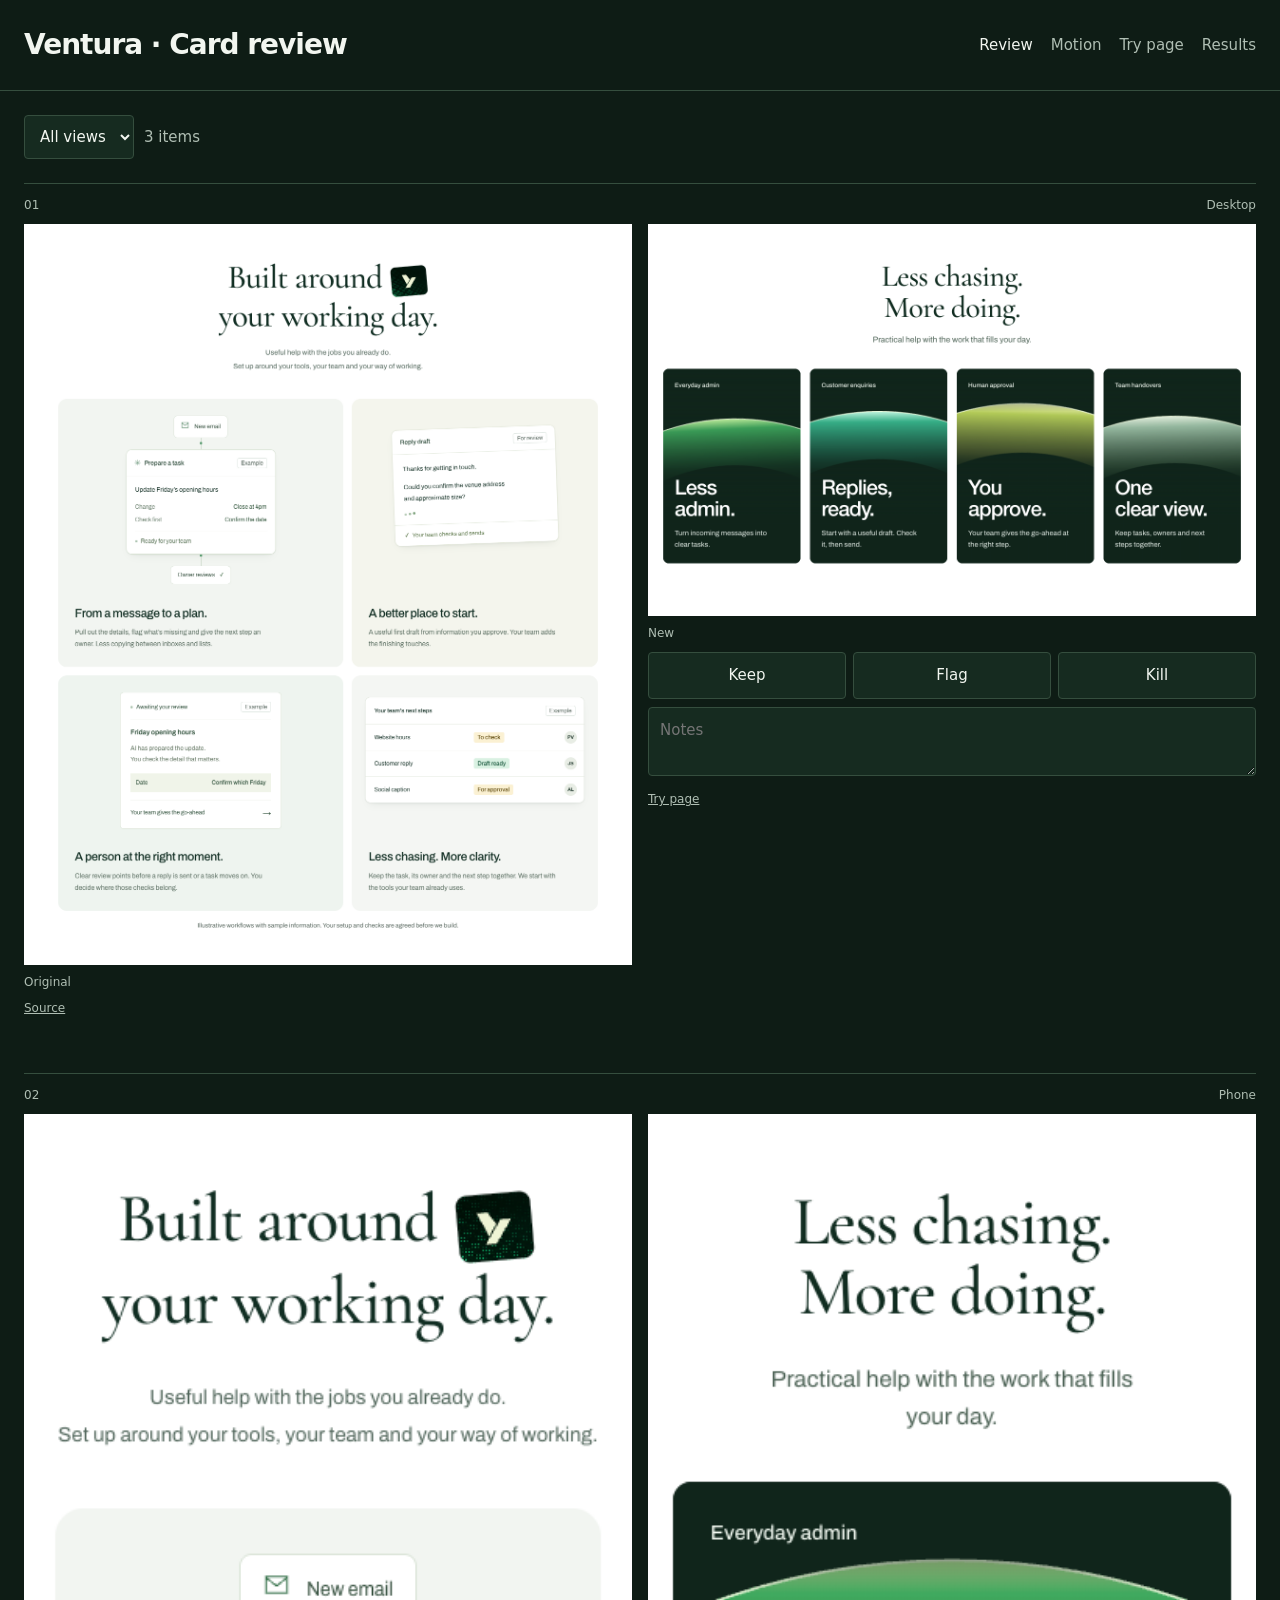
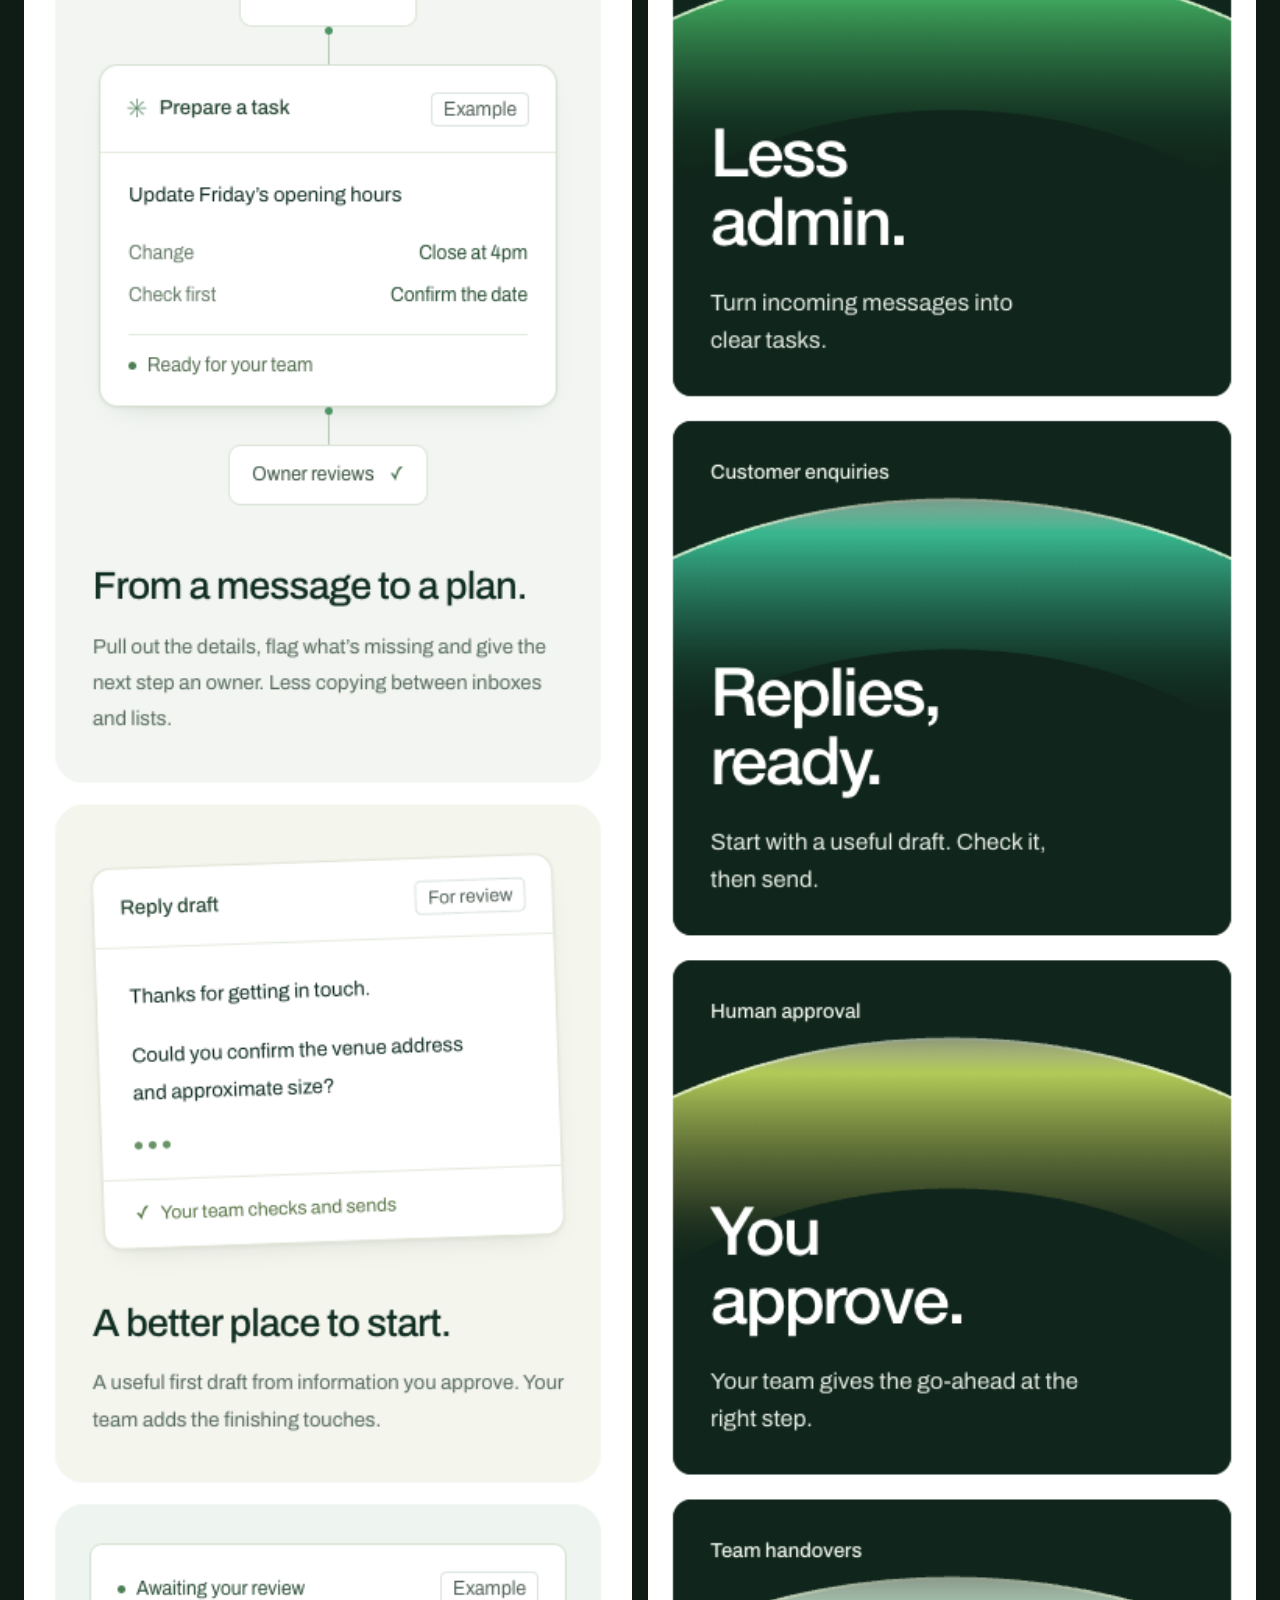
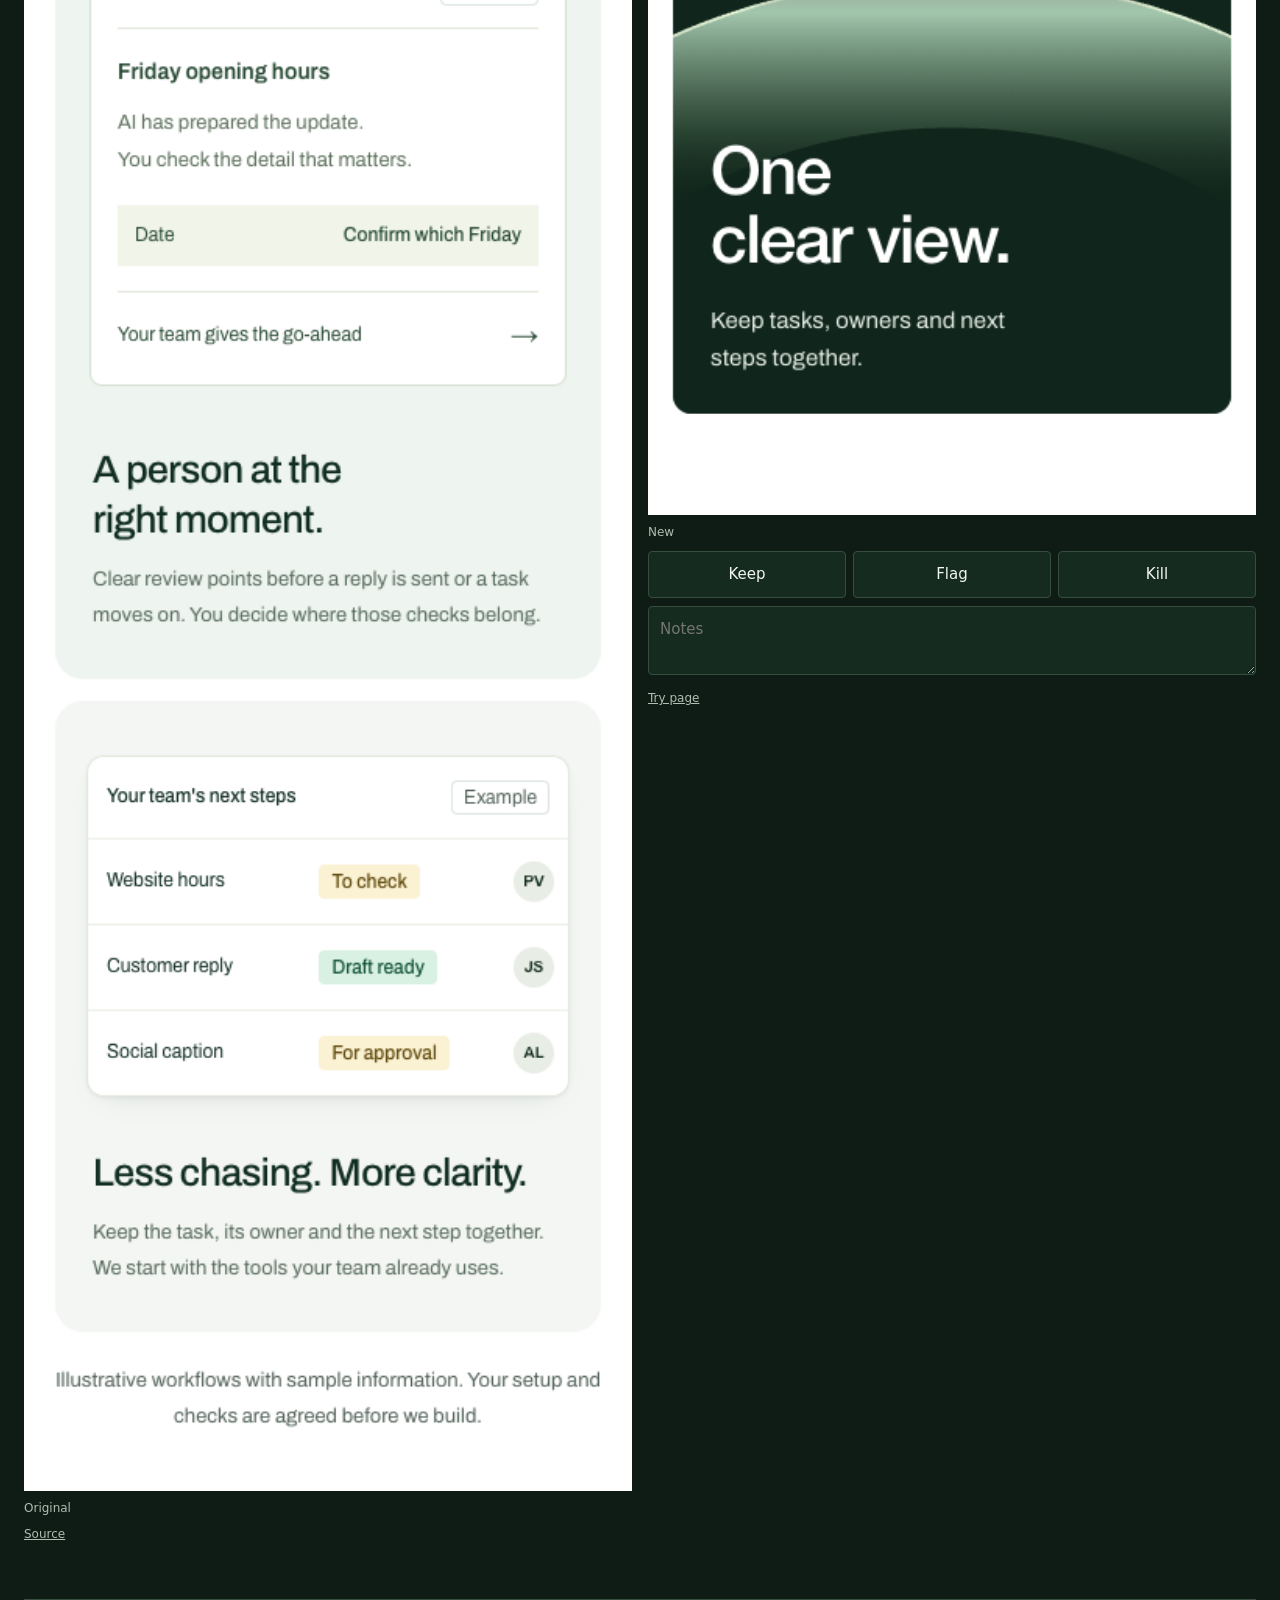
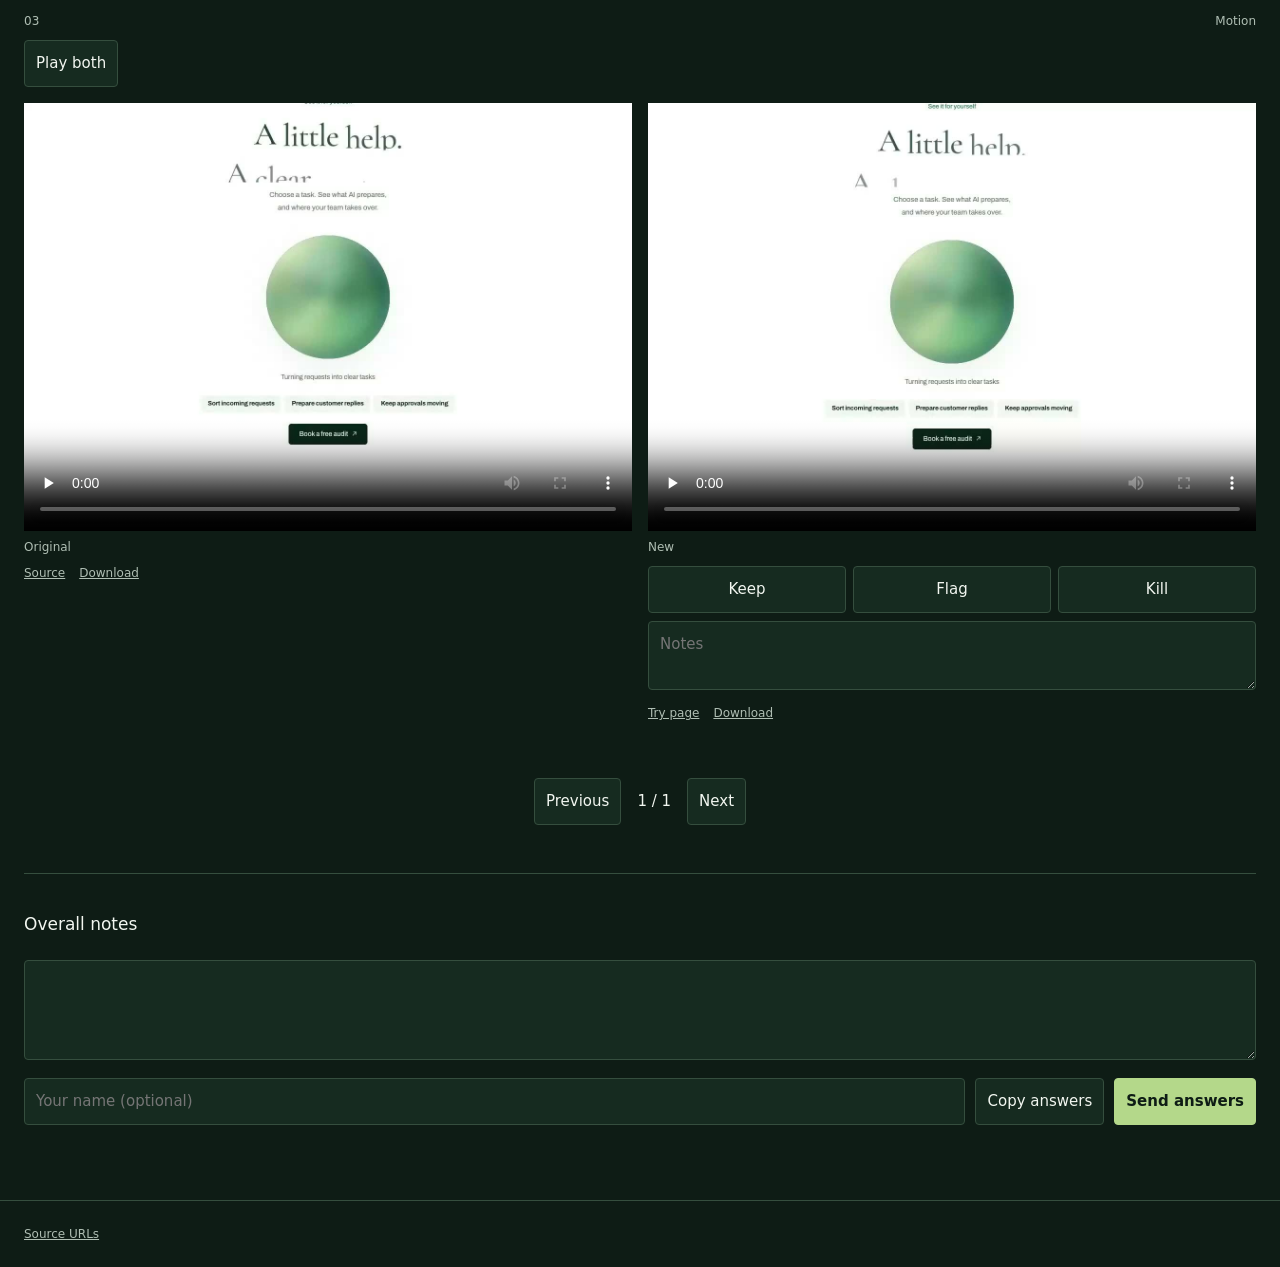
<file: index.html>
<!doctype html><html lang="en"><head><meta charset="utf-8"><meta name="viewport" content="width=device-width,initial-scale=1"><meta name="robots" content="noindex,nofollow"><title>PaulQC</title><link rel="icon" href="favicon.svg"><link rel="stylesheet" href="style.css?v=motion-2"></head><body><header><h1 id="title">PaulQC</h1><nav><a href="index.html" aria-current="page">Review</a><a href="index.html?view=motion">Motion</a><a href="preview/#everyday" target="_blank" rel="noopener">Try page</a><a href="results.html">Results</a></nav></header><main><div class="toolbar"><select id="brand" aria-label="View"><option value="">All views</option></select><span id="count" class="muted"></span></div><div class="grid" id="items"></div><div class="pager"><button id="prev">Previous</button><span id="page"></span><button id="next">Next</button></div><section class="submit"><h2>Overall notes</h2><textarea id="overall" aria-label="Overall notes"></textarea><div class="send-row"><input id="name" aria-label="Your name (optional)" placeholder="Your name (optional)"><button id="copy">Copy answers</button><button id="send">Send answers</button></div><p id="status" class="status" role="status"></p><textarea id="copy-fallback" hidden readonly aria-label="Copy these answers"></textarea></section></main><footer><a href="sources.csv" download>Source URLs</a></footer><script src="config.js"></script><script src="app.js?v=motion-2"></script></body></html>
</file>
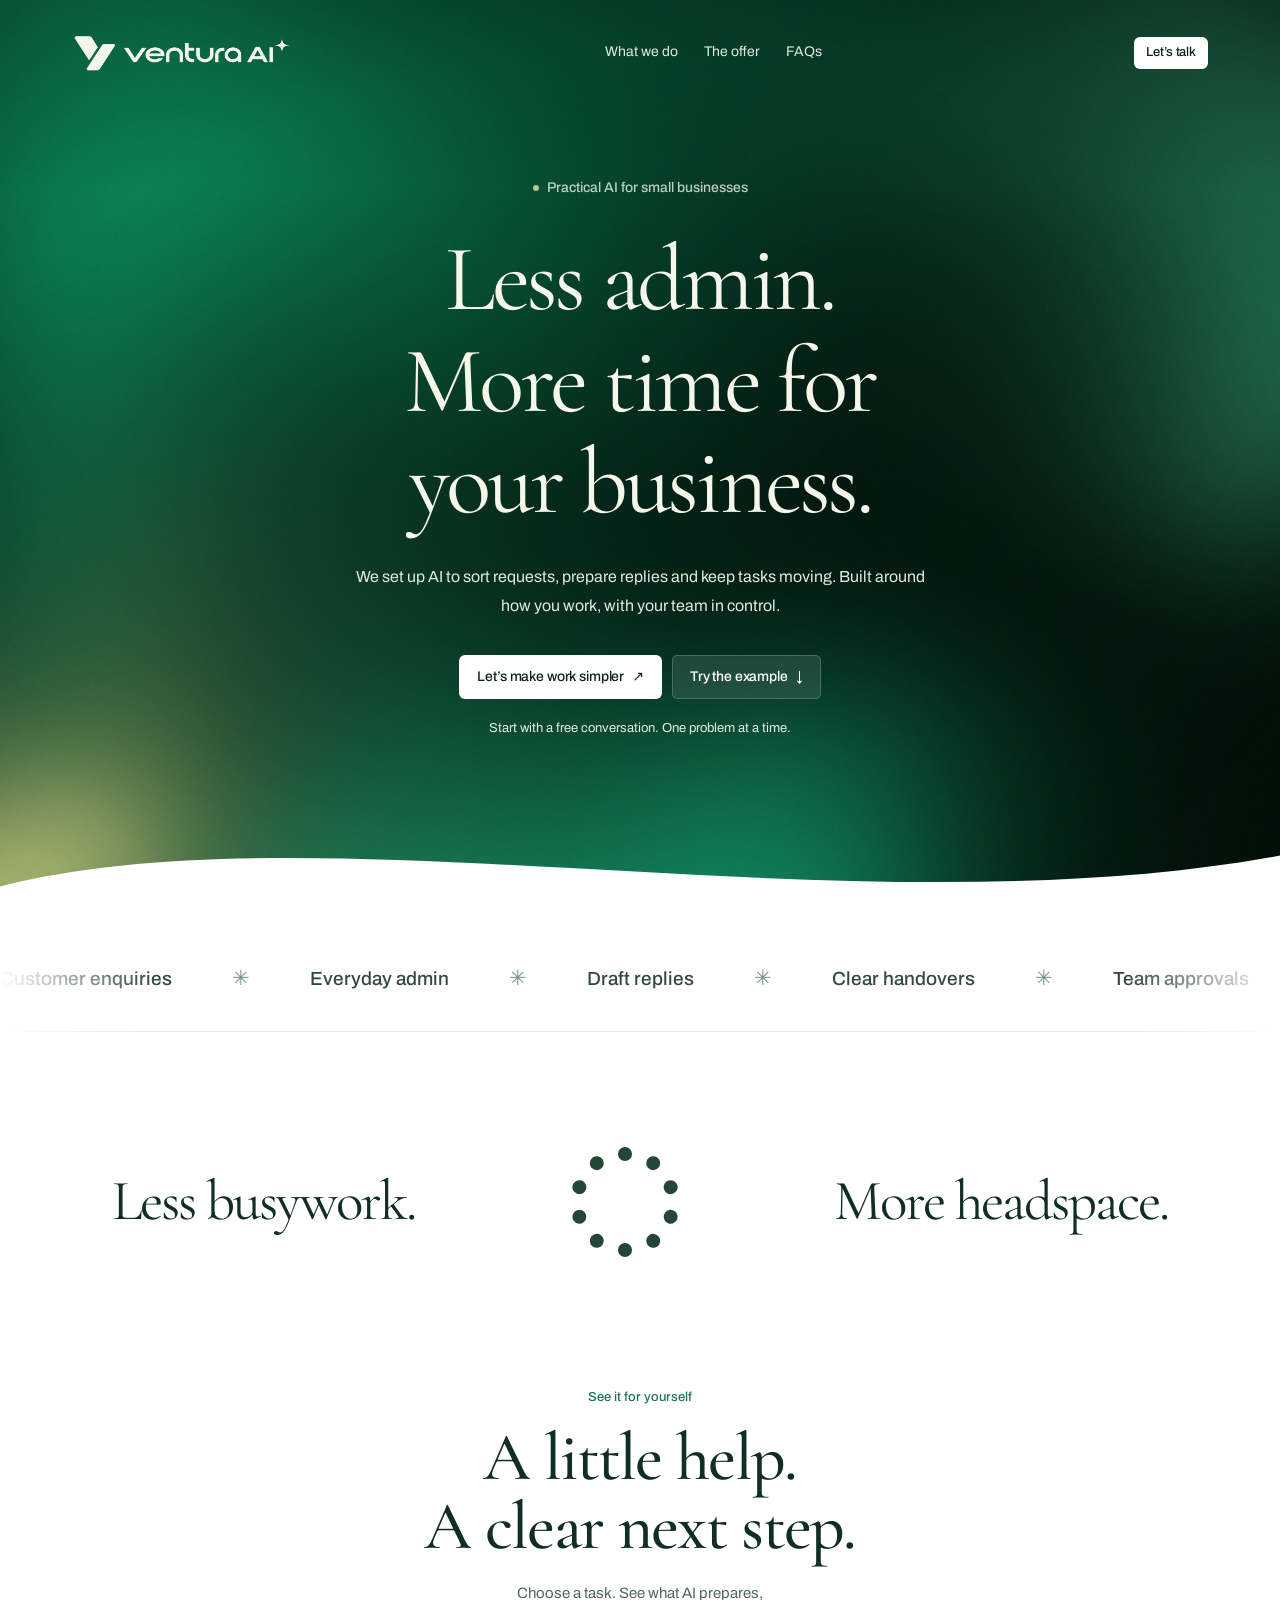
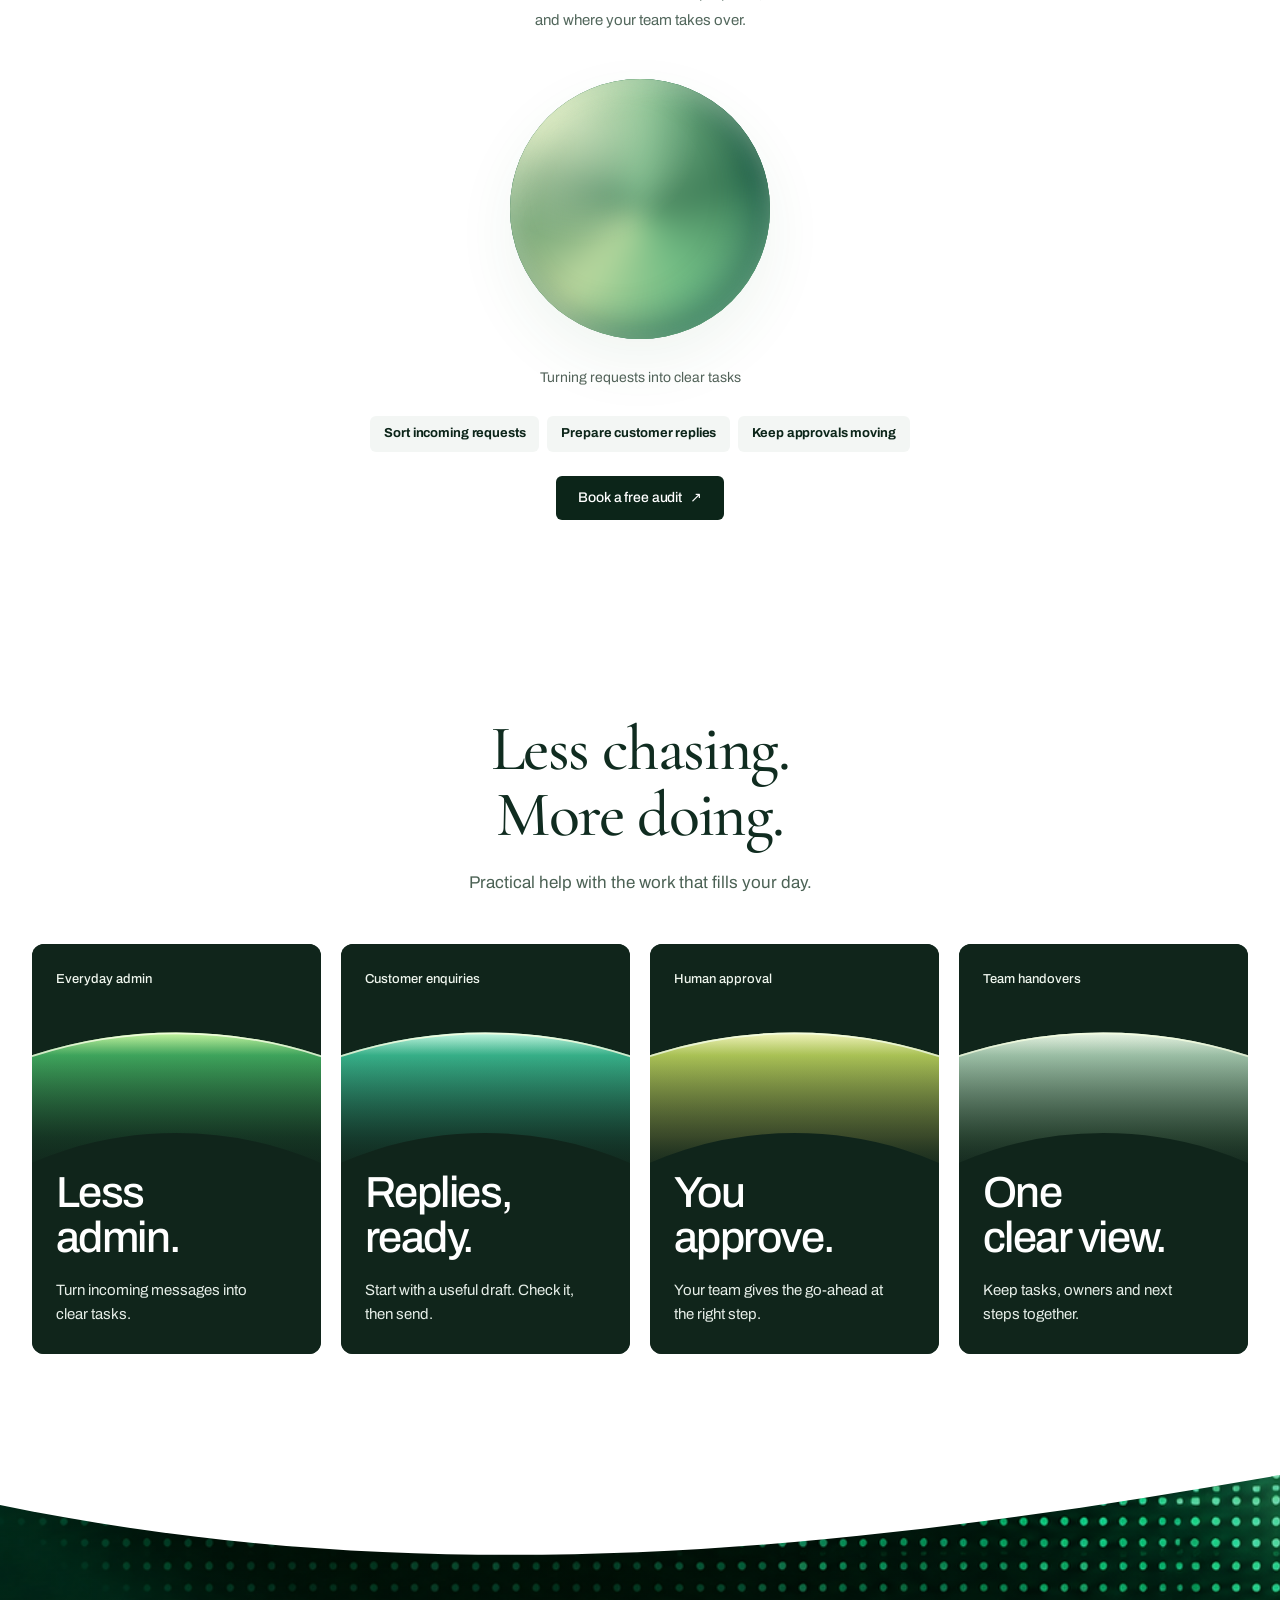
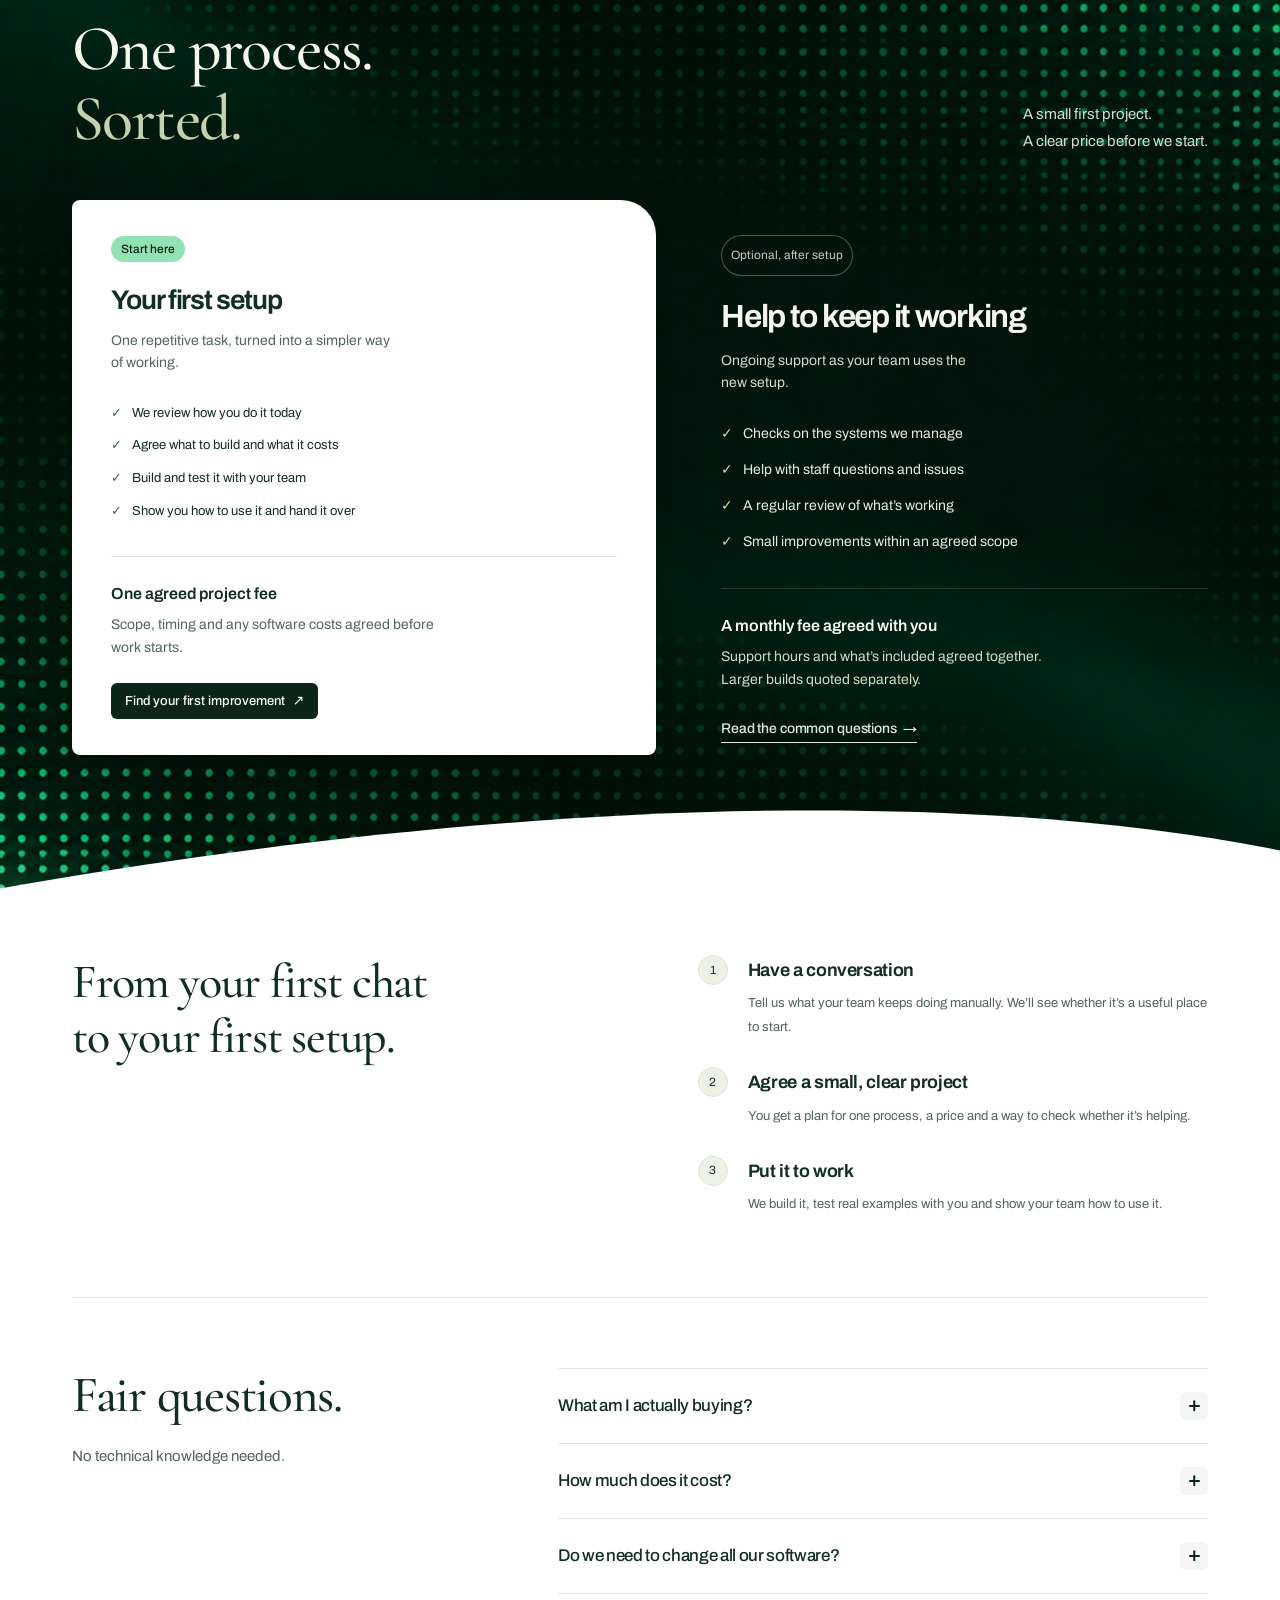
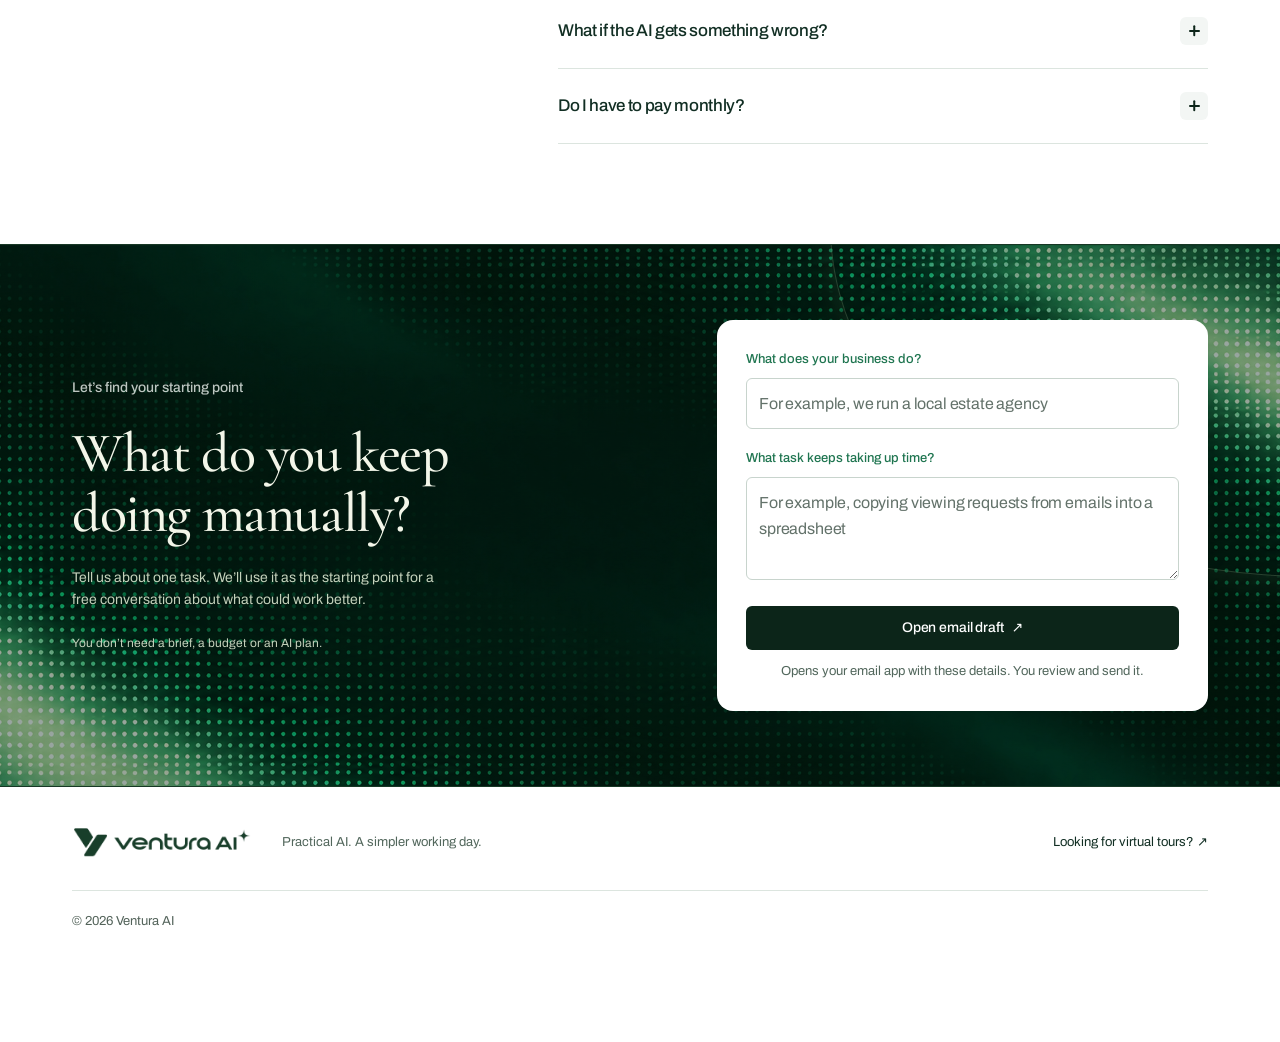
<file: preview/index.html>
<!doctype html>
<html lang="en-GB">
<head>
  <meta charset="utf-8"><meta name="viewport" content="width=device-width, initial-scale=1">
  <title>Ventura AI | Less admin. More time for your business.</title>
  <meta name="description" content="We set up practical AI systems to help small businesses handle repetitive admin. Start with one process, with clear pricing and support agreed before we build.">
  <meta name="theme-color" content="#0c261a">
  <link rel="icon" href="ventura-ai/assets/ventura-ai-icon.svg?v=2" type="image/svg+xml">
  <link rel="preconnect" href="https://fonts.googleapis.com"><link rel="preconnect" href="https://fonts.gstatic.com" crossorigin>
  <link href="https://fonts.googleapis.com/css2?family=Archivo:wght@400;450;500;600;650;700;750;800&family=Cormorant+Garamond:wght@400;500;600&display=swap" rel="stylesheet">
  <link rel="stylesheet" href="ventura-ai/css/style.css"><link rel="stylesheet" href="ventura-ai/css/refinements.css"><link rel="stylesheet" href="ventura-ai/css/studio.css"><link rel="stylesheet" href="ventura-ai/css/studio-motion.css"><link rel="stylesheet" href="ventura-ai/css/immersive.css"><script src="ventura-ai/js/main.js?v=20260926-disclosure" defer></script>
<link rel="stylesheet" href="ventura-ai/css/refined-controls.css"><link rel="stylesheet" href="ventura-ai/css/controls.css"><link rel="stylesheet" href="ventura-ai/css/hero-gradient.css?v=20260926-readable"><script src="ventura-ai/js/hero-gradient.js?v=20260926-readable" defer></script><link rel="stylesheet" href="ventura-ai/css/orb-pointer.css?v=20260926"><script src="ventura-ai/js/orb-pointer.js?v=20260926" defer></script><link rel="stylesheet" href="ventura-ai/css/example-disclosure.css?v=20260926-audit"><link rel="stylesheet" href="ventura-ai/css/benefit-cards.css?v=20260926"><script src="ventura-ai/js/benefit-cards.js?v=20260926" defer></script></head>
<body data-design="sweep" data-surface="immersive" data-finish="dots" data-gradient="green">
<a class="skip" href="#main">Skip to content</a>
<header class="header wrap">
  <a class="brand ai-brand" href="#top" aria-label="Ventura AI home"><svg viewBox="165 235 1740 290" aria-hidden="true"><defs><mask id="wordmark-0" maskUnits="userSpaceOnUse" x="0" y="0" width="2056" height="765" style="mask-type:luminance"><image href="ventura-ai/assets/ventura-ai-logo.png" width="2056" height="765"/></mask></defs><rect width="2056" height="765" fill="currentColor" mask="url(#wordmark-0)"/></svg></a>
  <nav aria-label="Main navigation"><a href="#examples">What we do</a><a href="#offer">The offer</a><a href="#questions">FAQs</a></nav>
  <a class="button small" href="#contact">Let’s talk <span aria-hidden="true">↗</span></a>
</header>
<div class="mobile-jumps"><a href="#examples">Examples</a><a href="#offer">The offer</a><a href="#questions">FAQs</a></div>
<main id="main">
  <section class="hero" id="top">
    <div class="hero-wash" aria-hidden="true"><div class="emerald-field"><i></i><i></i><i></i></div><svg class="sweep-edge" viewBox="0 0 1440 140" preserveAspectRatio="none"><path d="M0 75 C360 -45 960 145 1440 30 V140 H0 Z"/></svg></div>
    <div class="wrap hero-copy">
      <p class="eyebrow"><span class="dot"></span> Practical AI for small businesses</p>
      <h1>Less admin.<br><span>More time for your business.</span></h1>
      <p class="intro">We set up AI to sort requests, prepare replies and keep tasks moving. Built around how you work, with your team in control.</p>
      <div class="actions"><a class="button" href="#contact">Let’s make work simpler <span aria-hidden="true">↗</span></a><a class="button secondary" href="#examples">Try the example <span aria-hidden="true">↓</span></a></div>
      <p class="micro">Start with a free conversation. One problem at a time.</p>
    </div>
  </section>
<div class="task-marquee" aria-label="Customer enquiries, everyday admin, draft replies, clear handovers and team approvals"><div class="marquee-track" aria-hidden="true"><div><span>Customer enquiries<b aria-hidden="true">✳</b></span><span>Everyday admin<b aria-hidden="true">✳</b></span><span>Draft replies<b aria-hidden="true">✳</b></span><span>Clear handovers<b aria-hidden="true">✳</b></span><span>Team approvals<b aria-hidden="true">✳</b></span></div><div><span>Customer enquiries<b aria-hidden="true">✳</b></span><span>Everyday admin<b aria-hidden="true">✳</b></span><span>Draft replies<b aria-hidden="true">✳</b></span><span>Clear handovers<b aria-hidden="true">✳</b></span><span>Team approvals<b aria-hidden="true">✳</b></span></div></div></div>
<section class="motion-bridge processing-bridge wrap" id="breathing-room" aria-label="Less busywork. More headspace."><span class="bridge-left" aria-hidden="true">Less busywork.</span><div class="processing-ring" aria-hidden="true"><i style="--dot:0"></i><i style="--dot:1"></i><i style="--dot:2"></i><i style="--dot:3"></i><i style="--dot:4"></i><i style="--dot:5"></i><i style="--dot:6"></i><i style="--dot:7"></i><i style="--dot:8"></i><i style="--dot:9"></i></div><span class="bridge-right" aria-hidden="true">More headspace.</span></section>
<section class="orb-demo" id="examples"><div class="wrap"><div class="demo-intro"><p>See it for yourself</p><h2>A little help.<br>A clear next step.</h2><p>Choose a task. See what AI prepares,<br>and where your team takes over.</p></div><div class="orb-stage"><div class="liquid-orb" aria-hidden="true"><div class="orb-mist"></div><div class="orb-lustre"></div></div><span class="orb-status" id="orb-status">Turning requests into clear tasks</span></div><div class="case-tabs" role="tablist" aria-label="Example tasks" aria-orientation="horizontal">
            <button role="tab" id="tab-admin" aria-selected="false" aria-controls="example-panel" data-case="admin"><span>Sort incoming requests</span></button>
            <button role="tab" id="tab-enquiries" aria-selected="false" aria-controls="example-panel" tabindex="-1" data-case="enquiries"><span>Prepare customer replies</span></button>
            <button role="tab" id="tab-approvals" aria-selected="false" aria-controls="example-panel" tabindex="-1" data-case="approvals"><span>Keep approvals moving</span></button>
          </div><div class="example-audit"><a class="button" href="#contact">Book a free audit <span aria-hidden="true">↗</span></a></div></div>    <div class="demo-wrap wrap" id="example-detail" hidden>
      
      <div class="demo">

        <div class="demo-main" id="example-panel" role="tabpanel" aria-labelledby="tab-admin" tabindex="0">
          <div class="demo-top"><strong id="demo-title">From inbox to a clear next step</strong><span class="example-label">Sample data</span></div>
          <div class="demo-body">
            <div class="request"><span class="avatar" aria-hidden="true"><svg viewBox="0 0 24 24" fill="none" stroke="currentColor" stroke-width="1.3" aria-hidden="true"><path d="M3 5h18v14H3zM3 6l9 7 9-7"/></svg></span><div><span class="message-label" id="request-label">Incoming request</span><p id="request-text">“Could you update our opening hours on the website? We’ll close at 4pm this Friday.”</p></div></div>
            <div class="system-result"><div class="result-title"><span class="ventura-icon" aria-hidden="true"><svg viewBox="0 0 100 100"><path d="M18 20H38L53 43 38 65ZM62 35H82L51 80H30Z" fill="currentColor"/></svg></span><strong id="result-heading">The details, organised for you</strong><span class="status" id="result-status">Ready to check</span></div>
              <dl class="detail-grid"><div><dt id="field-label-0">Task</dt><dd id="field-value-0">Update website opening hours</dd></div><div><dt id="field-label-1">Change</dt><dd id="field-value-1">Close at 4pm this Friday</dd></div><div><dt id="field-label-2">Needs checking</dt><dd id="field-value-2">Which date does “this Friday” mean?</dd></div></dl>
              <div class="check-note" id="check-note">You confirm the date before anything is changed.</div>
            </div>
            <div class="demo-bottom"><p id="demo-outcome" aria-live="polite">No digging through the email. The task and the missing detail are in one place.</p><button class="demo-button" id="demo-next" type="button">See the next step <span aria-hidden="true">→</span></button></div>
          </div>
          <ol class="progress" aria-label="Example stages"><li class="done">Request arrives</li><li class="active" aria-current="step">AI prepares</li><li>Your team checks</li><li>Task is ready</li></ol>
        </div>
      </div>
      <p class="demo-disclaimer">An illustration of a possible setup. This example does not connect to your tools or send anything.</p>
    </div>
</section>


<section class="benefits-section" id="everyday" aria-labelledby="benefits-title">
  <div class="benefits-wrap">
    <div class="benefits-heading"><h2 id="benefits-title">Less chasing.<br>More doing.</h2><p>Practical help with the work that fills your day.</p></div>
    <div class="benefits-grid">
      <article class="benefit-card benefit-admin">
        <div class="benefit-art" aria-hidden="true"><div class="benefit-orbit">
          <svg viewBox="0 0 600 520" preserveAspectRatio="xMidYMid slice" focusable="false">
            <defs>
              <linearGradient id="arc-admin" gradientUnits="userSpaceOnUse" x1="0" y1="102" x2="0" y2="290">
                <stop offset="0" class="arc-light"/><stop offset=".14" class="arc-colour"/><stop offset=".64" class="arc-shade"/><stop offset="1" stop-color="#10251b" stop-opacity="0"/>
              </linearGradient>
              <linearGradient id="rim-admin" x1="0" y1="0" x2="0" y2="1"><stop stop-color="#f5ffe2" stop-opacity=".9"/><stop offset="1" stop-color="#f5ffe2" stop-opacity="0"/></linearGradient>
            </defs>
            <ellipse cx="300" cy="470" rx="390" ry="310" fill="none" stroke="url(#arc-admin)" stroke-width="116"/>
            <ellipse cx="300" cy="470" rx="447" ry="367" fill="none" stroke="url(#rim-admin)" stroke-width="2"/>
          </svg>
        </div></div>
        <p class="benefit-label">Everyday admin</p>
        <div class="benefit-copy"><h3>Less<br>admin.</h3><p>Turn incoming messages into clear tasks.</p></div>
      </article>
      <article class="benefit-card benefit-replies">
        <div class="benefit-art" aria-hidden="true"><div class="benefit-orbit">
          <svg viewBox="0 0 600 520" preserveAspectRatio="xMidYMid slice" focusable="false">
            <defs>
              <linearGradient id="arc-replies" gradientUnits="userSpaceOnUse" x1="0" y1="102" x2="0" y2="290">
                <stop offset="0" class="arc-light"/><stop offset=".14" class="arc-colour"/><stop offset=".64" class="arc-shade"/><stop offset="1" stop-color="#10251b" stop-opacity="0"/>
              </linearGradient>
              <linearGradient id="rim-replies" x1="0" y1="0" x2="0" y2="1"><stop stop-color="#f5ffe2" stop-opacity=".9"/><stop offset="1" stop-color="#f5ffe2" stop-opacity="0"/></linearGradient>
            </defs>
            <ellipse cx="300" cy="470" rx="390" ry="310" fill="none" stroke="url(#arc-replies)" stroke-width="116"/>
            <ellipse cx="300" cy="470" rx="447" ry="367" fill="none" stroke="url(#rim-replies)" stroke-width="2"/>
          </svg>
        </div></div>
        <p class="benefit-label">Customer enquiries</p>
        <div class="benefit-copy"><h3>Replies,<br>ready.</h3><p>Start with a useful draft. Check it, then send.</p></div>
      </article>
      <article class="benefit-card benefit-approval">
        <div class="benefit-art" aria-hidden="true"><div class="benefit-orbit">
          <svg viewBox="0 0 600 520" preserveAspectRatio="xMidYMid slice" focusable="false">
            <defs>
              <linearGradient id="arc-approval" gradientUnits="userSpaceOnUse" x1="0" y1="102" x2="0" y2="290">
                <stop offset="0" class="arc-light"/><stop offset=".14" class="arc-colour"/><stop offset=".64" class="arc-shade"/><stop offset="1" stop-color="#10251b" stop-opacity="0"/>
              </linearGradient>
              <linearGradient id="rim-approval" x1="0" y1="0" x2="0" y2="1"><stop stop-color="#f5ffe2" stop-opacity=".9"/><stop offset="1" stop-color="#f5ffe2" stop-opacity="0"/></linearGradient>
            </defs>
            <ellipse cx="300" cy="470" rx="390" ry="310" fill="none" stroke="url(#arc-approval)" stroke-width="116"/>
            <ellipse cx="300" cy="470" rx="447" ry="367" fill="none" stroke="url(#rim-approval)" stroke-width="2"/>
          </svg>
        </div></div>
        <p class="benefit-label">Human approval</p>
        <div class="benefit-copy"><h3>You<br>approve.</h3><p>Your team gives the go-ahead at the right step.</p></div>
      </article>
      <article class="benefit-card benefit-handover">
        <div class="benefit-art" aria-hidden="true"><div class="benefit-orbit">
          <svg viewBox="0 0 600 520" preserveAspectRatio="xMidYMid slice" focusable="false">
            <defs>
              <linearGradient id="arc-handover" gradientUnits="userSpaceOnUse" x1="0" y1="102" x2="0" y2="290">
                <stop offset="0" class="arc-light"/><stop offset=".14" class="arc-colour"/><stop offset=".64" class="arc-shade"/><stop offset="1" stop-color="#10251b" stop-opacity="0"/>
              </linearGradient>
              <linearGradient id="rim-handover" x1="0" y1="0" x2="0" y2="1"><stop stop-color="#f5ffe2" stop-opacity=".9"/><stop offset="1" stop-color="#f5ffe2" stop-opacity="0"/></linearGradient>
            </defs>
            <ellipse cx="300" cy="470" rx="390" ry="310" fill="none" stroke="url(#arc-handover)" stroke-width="116"/>
            <ellipse cx="300" cy="470" rx="447" ry="367" fill="none" stroke="url(#rim-handover)" stroke-width="2"/>
          </svg>
        </div></div>
        <p class="benefit-label">Team handovers</p>
        <div class="benefit-copy"><h3>One<br>clear view.</h3><p>Keep tasks, owners and next steps together.</p></div>
      </article>
    </div>
  </div>
</section>
  <section class="offer-section" id="offer"><div class="offer-atmosphere" aria-hidden="true"><div class="emerald-field"><i></i><i></i><i></i></div><svg class="sweep-edge edge-top" viewBox="0 0 1440 100" preserveAspectRatio="none"><path d="M0 0 H1440 V12 C990 82 510 135 0 42 Z"/></svg><svg class="sweep-edge edge-bottom" viewBox="0 0 1440 100" preserveAspectRatio="none"><path d="M0 92 C510 8 1040 -22 1440 52 V100 H0 Z"/></svg></div><div class="wrap section">
    <div class="section-heading offer-heading"><h2>One process.<br><span>Sorted.</span></h2><p>A small first project.<br>A clear price before we start.</p></div>
    <div class="offer-grid">
      <article class="offer-card primary-offer"><span class="pill">Start here</span><h3>Your first setup</h3><p class="offer-summary">One repetitive task, turned into a simpler way of working.</p><ul class="checklist"><li>We review how you do it today</li><li>Agree what to build and what it costs</li><li>Build and test it with your team</li><li>Show you how to use it and hand it over</li></ul><div class="offer-footer"><strong>One agreed project fee</strong><p>Scope, timing and any software costs agreed before work starts.</p><a class="button" href="#contact">Find your first improvement <span aria-hidden="true">↗</span></a></div></article>
      <article class="offer-card support-offer"><span class="pill quiet-pill">Optional, after setup</span><h3>Help to keep it working</h3><p class="offer-summary">Ongoing support as your team uses the new setup.</p><ul class="checklist"><li>Checks on the systems we manage</li><li>Help with staff questions and issues</li><li>A regular review of what’s working</li><li>Small improvements within an agreed scope</li></ul><div class="offer-footer"><strong>A monthly fee agreed with you</strong><p>Support hours and what’s included agreed together. Larger builds quoted separately.</p><a class="text-link" href="#questions">Read the common questions <span aria-hidden="true">→</span></a></div></article>
    </div>
  </div></section>
  <section class="process wrap section" id="how-it-works"><div class="section-heading"><h2>From your first chat<br>to your first setup.</h2></div><ol class="process-list"><li><span class="step-number">1</span><div><h3>Have a conversation</h3><p>Tell us what your team keeps doing manually. We’ll see whether it’s a useful place to start.</p></div></li><li><span class="step-number">2</span><div><h3>Agree a small, clear project</h3><p>You get a plan for one process, a price and a way to check whether it’s helping.</p></div></li><li><span class="step-number">3</span><div><h3>Put it to work</h3><p>We build it, test real examples with you and show your team how to use it.</p></div></li></ol></section>
  <section class="faq-section wrap section" id="questions"><div class="section-heading"><h2>Fair questions.</h2><p>No technical knowledge needed.</p></div><div class="faqs">
    <details><summary>What am I actually buying?<span aria-hidden="true">+</span></summary><p>A service to improve one agreed business process. That includes understanding the task, setting up the right tools, testing and showing your team how to use them. Any software subscriptions are explained separately.</p></details>
    <details><summary>How much does it cost?<span aria-hidden="true">+</span></summary><p>The first conversation is free. We then agree a price based on the process, the tools involved and the support you need. You see the scope and costs before committing to any paid work.</p></details>
    <details><summary>Do we need to change all our software?<span aria-hidden="true">+</span></summary><p>We start by looking at what you already use. Where suitable connections are available, we work with those tools. If you need something new, we explain why and what it costs first.</p></details>
    <details><summary>What if the AI gets something wrong?<span aria-hidden="true">+</span></summary><p>We agree where a person needs to check the result and what happens when information is missing. We test normal and awkward examples before handover. AI can make mistakes, so the checks are part of the setup.</p></details>
    <details><summary>Do I have to pay monthly?<span aria-hidden="true">+</span></summary><p>No. You can start with a standalone setup and handover. Ongoing support is optional and has its own agreed scope. Any third-party software may have separate recurring charges.</p></details>
  </div></section>
  <section class="contact-section" id="contact"><div class="wrap contact-layout">
    <div><p class="eyebrow">Let’s find your starting point</p><h2>What do you keep<br>doing manually?</h2><p>Tell us about one task. We’ll use it as the starting point for a free conversation about what could work better.</p><p class="contact-note">You don’t need a brief, a budget or an AI plan.</p></div>
    <form id="enquiry-form"><label for="business">What does your business do?</label><input id="business" name="business" placeholder="For example, we run a local estate agency" maxlength="160" required><label for="task">What task keeps taking up time?</label><textarea id="task" name="task" rows="3" placeholder="For example, copying viewing requests from emails into a spreadsheet" maxlength="1500" required></textarea><p id="form-error" role="alert" hidden></p><button class="button" type="submit">Open email draft <span aria-hidden="true">↗</span></button><p class="form-note">Opens your email app with these details. You review and send it.</p><div id="email-fallback" hidden><p>Draft ready. If your email app didn’t open, copy your enquiry and email it to <a href="mailto:hello@venturasolutions.co.uk">hello@venturasolutions.co.uk</a>.</p><button type="button" class="copy-button" id="copy-enquiry">Copy enquiry</button><p id="copy-status" role="status"></p></div></form>
  </div></section>
</main><a class="floating-demo" href="#examples"><span>Try the<br><strong>working example</strong></span><div class="liquid-orb" aria-hidden="true"><div class="orb-mist"></div><div class="orb-lustre"></div></div></a>
<footer class="footer wrap"><a class="brand ai-brand" href="#top" aria-label="Ventura AI home"><svg viewBox="165 235 1740 290" aria-hidden="true"><defs><mask id="wordmark-1" maskUnits="userSpaceOnUse" x="0" y="0" width="2056" height="765" style="mask-type:luminance"><image href="ventura-ai/assets/ventura-ai-logo.png" width="2056" height="765"/></mask></defs><rect width="2056" height="765" fill="currentColor" mask="url(#wordmark-1)"/></svg></a><p>Practical AI. A simpler working day.</p><a href="https://tours.venturasolutions.co.uk/">Looking for virtual tours? <span aria-hidden="true">↗</span></a><span class="copyright">© 2026 Ventura AI</span></footer>
<aside hidden class="design-picker" aria-label="Design comparison">
  <div class="design-picker-top"><span id="design-description" aria-live="polite">Sweep: a curved green return around the offer</span><a href="#offer">See lower section <span aria-hidden="true">↓</span></a></div>
  <div class="design-picker-controls"><div class="design-options" role="group" aria-label="Choose a design"><button type="button" data-option="sweep" aria-pressed="true">Sweep</button><button type="button" data-option="cove" aria-pressed="false">Cove</button><button type="button" data-option="ribbon" aria-pressed="false">Ribbon</button></div><button type="button" id="replay-intro">Replay intro <span aria-hidden="true">↻</span></button></div>
</aside>
<script src="ventura-ai/js/refinements.js?v=20260926-disclosure"></script><script src="ventura-ai/js/immersive.js?v=20260926-cards"></script>
</body></html>
</file>
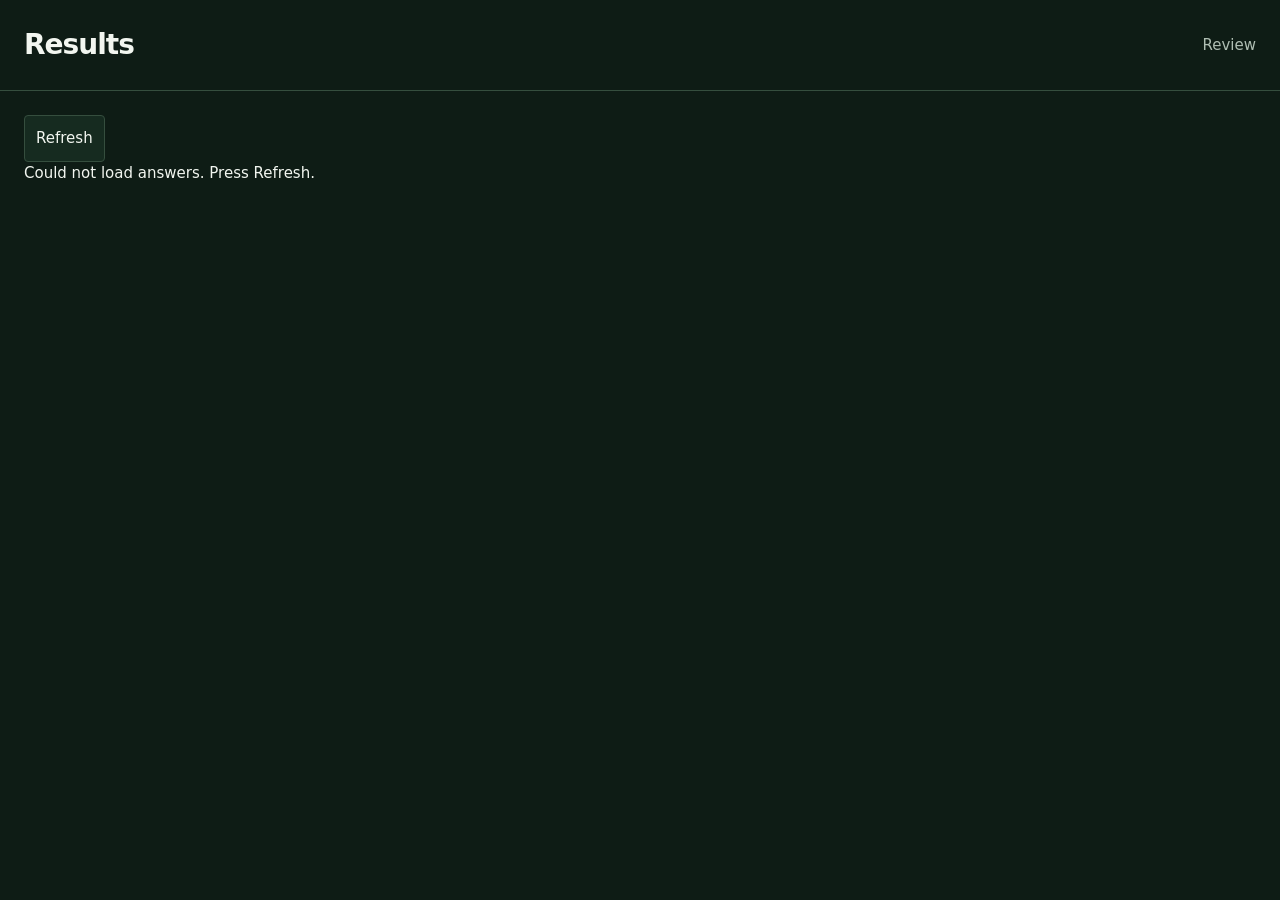
<file: results.html>
<!doctype html><html lang="en"><head><meta charset="utf-8"><meta name="viewport" content="width=device-width,initial-scale=1"><meta name="robots" content="noindex,nofollow"><title>PaulQC results</title><link rel="stylesheet" href="style.css?v=motion-2"><link rel="icon" href="favicon.svg"></head><body><header><h1>Results</h1><nav><a href="index.html">Review</a></nav></header><main class="results"><button id="refresh">Refresh</button><div id="out" aria-live="polite">Loading…</div></main><script src="config.js"></script><script>
const esc=s=>String(s??'').replace(/[&<>"']/g,c=>({'&':'&amp;','<':'&lt;','>':'&gt;','"':'&quot;',"'":'&#39;'}[c]));
async function load(){try{let [r,m]=await Promise.all([fetch(CONFIG.store+'?t='+Date.now(),{cache:'no-store'}),fetch('manifest.json?v=motion-2')]);if(!r.ok)throw Error();let data=await r.json(),manifest=await m.json(),ids=manifest.items.flatMap(i=>i.variants.filter(v=>!v.reference).map(v=>v.id));let subs=(data.submissions||[]).sort((a,b)=>new Date(b.ts)-new Date(a.ts));let totals=Object.fromEntries(ids.map(id=>[id,{K:0,F:0,X:0}]));let people=subs.map(s=>{let rows=ids.map(id=>{let n=(s.ids||[]).indexOf(id),v=n<0?'-':s.answers[n],note=s.notes?.[id]||'';if(note.trim()&&v!=='X')v='F';if(totals[id][v]!==undefined)totals[id][v]++;return '<tr><td>'+esc(id)+'</td><td>'+({K:'Keep',F:'Flag',X:'Kill'}[v]||'—')+'</td><td class="result-note">'+esc(note)+'</td></tr>'}).join('');return '<section class="person"><h2>'+esc(s.name)+'</h2><p class="muted">'+esc(new Date(s.ts).toLocaleString('en-GB'))+'</p><table><thead><tr><th>Item</th><th>Verdict</th><th>Notes</th></tr></thead><tbody>'+rows+'</tbody></table>'+(s.overall?'<p class="result-note">'+esc(s.overall)+'</p>':'')+'</section>'}).join('');document.querySelector('#out').innerHTML='<h2>Totals · '+subs.length+' people</h2><table><thead><tr><th>Item</th><th>Keep</th><th>Flag</th><th>Kill</th></tr></thead><tbody>'+ids.map(id=>'<tr><td>'+esc(id)+'</td><td>'+totals[id].K+'</td><td>'+totals[id].F+'</td><td>'+totals[id].X+'</td></tr>').join('')+'</tbody></table>'+people}catch(e){document.querySelector('#out').textContent='Could not load answers. Press Refresh.'}}
document.querySelector('#refresh').onclick=load;load();</script></body></html>
</file>
<file: style.css>
:root{--bg:#0e1c15;--fg:#f2f6f0;--panel:#162b20;--line:#354e3e;--mut:#afbeb3;--accent:#b4d88a;--amber:#ffc866}*{box-sizing:border-box}body{margin:0;background:var(--bg);color:var(--fg);font:15px/1.5 system-ui,sans-serif}a{color:inherit}header,main,footer{max-width:1320px;margin:auto;padding:24px}header{display:flex;gap:20px;align-items:center;justify-content:space-between;border-bottom:1px solid var(--line)}h1{font-size:28px;letter-spacing:-1px;margin:0}nav{display:flex;gap:18px;flex-wrap:wrap}nav a{text-decoration:none;color:var(--mut)}nav a[aria-current]{color:var(--fg)}button,select,input,textarea{font:inherit;color:var(--fg);background:var(--panel);border:1px solid var(--line);border-radius:4px;padding:11px}button{cursor:pointer}button:hover,a:hover{filter:brightness(1.2)}button:focus-visible,a:focus-visible,input:focus-visible,textarea:focus-visible{outline:2px solid var(--accent);outline-offset:3px}.toolbar{display:flex;gap:10px;flex-wrap:wrap;align-items:center;margin:0 0 24px}.toolbar input{flex:1;min-width:180px}.grid{display:grid;grid-template-columns:repeat(3,minmax(0,1fr));gap:28px 20px}.item{min-width:0;border-top:1px solid var(--line);padding-top:12px}.number{font-size:12px;color:var(--mut);display:flex;justify-content:space-between;margin-bottom:10px}.variants{display:grid;grid-template-columns:repeat(var(--cols,1),minmax(0,1fr));gap:16px}.variant{min-width:0}.variant img,.variant video{width:100%;height:auto;display:block;background:#080d16}.variant video{aspect-ratio:var(--ratio,9/16);object-fit:contain}.variant .label{font-size:12px;color:var(--mut);margin:8px 0}.controls{display:flex;gap:7px;margin-top:10px}.controls button{flex:1;padding:11px 2px}.controls [aria-pressed=true]{background:var(--fg);color:var(--bg);border-color:var(--fg)}textarea{width:100%;resize:vertical;margin-top:8px;min-height:46px}.has-note{border-color:var(--amber)}.source{font-size:12px;color:var(--mut);display:flex;gap:14px;margin:8px 0}.pager{display:flex;justify-content:center;gap:16px;align-items:center;margin:30px 0}.submit{margin-top:48px;border-top:1px solid var(--line);padding-top:24px}.submit h2{font-size:17px;font-weight:500}.submit textarea{min-height:100px}.send-row{display:flex;gap:10px;margin-top:12px;flex-wrap:wrap}.send-row input{flex:1}#send{background:var(--accent);border-color:var(--accent);color:var(--bg);font-weight:650}.status{min-height:25px;font-size:13px;color:var(--mut)}.badge{display:inline-block;font-size:11px;border:1px solid var(--line);padding:3px 7px;margin-right:5px;color:var(--mut)}.analysis{font-size:14px}.analysis h2{font-size:18px;margin-bottom:8px}.analysis p{color:#ccd4df}.research{max-width:900px}.research h2{margin-top:40px}.research p,.research li{color:#d3dae3}.research .lead{font-size:28px;line-height:1.3;color:var(--fg)}.research .shirt{max-width:450px;width:100%;height:auto;float:right;margin:0 0 25px 30px}.research table,.results table{width:100%;border-collapse:collapse;margin:20px 0;font-size:14px}.research th,.research td,.results td,.results th{text-align:left;padding:12px;border-bottom:1px solid var(--line);vertical-align:top}.result-note{color:var(--amber);white-space:pre-wrap}.person{margin:35px 0}.muted{color:var(--mut)}.error{color:var(--amber)}.empty{padding:40px;border:1px solid var(--line)}footer{font-size:12px;color:var(--mut);border-top:1px solid var(--line)}[hidden]{display:none!important}@media(min-width:900px){.item:has(.variants[style*="--cols:2"]){grid-column:span 2}.item:has(.variants[style*="--cols:3"]){grid-column:span 3}}@media(max-width:800px){.grid{grid-template-columns:repeat(2,minmax(0,1fr))}header{align-items:flex-start}nav{font-size:13px;gap:10px}.research .shirt{float:none;margin:0}}@media(max-width:560px){.grid,.variants{grid-template-columns:1fr}header,main,footer{padding:18px}header{display:block}nav{margin-top:14px}.toolbar>*{width:100%}.send-row>*{width:100%}h1{font-size:25px}.research table{font-size:12px}.research td,.research th{padding:8px}.research .lead{font-size:23px}}

.grid { display: block; }
.item { margin-bottom: 48px; }

.motion-actions { display:flex; margin-bottom:16px; }
</file>
<file: preview/ventura-ai/css/style.css>
:root{--ink:#16191d;--muted:#5e6570;--line:#e2e6ed;--paper:#fff;--mist:#f5f7fb;--blue:#dcecfb;--lilac:#e8e4ff;--accent:#4b46a4;--green:#2e6b51;--body:'Archivo',Arial,sans-serif;--brand:'Cormorant Garamond',Georgia,serif}*{box-sizing:border-box}html{scroll-behavior:smooth;scroll-padding-top:30px}body{margin:0;color:var(--ink);font:16px/1.6 var(--body);background:var(--paper);-webkit-font-smoothing:antialiased}a{color:inherit;text-decoration:none}button,input,textarea{font:inherit}button,a,input,textarea,summary{-webkit-tap-highlight-color:transparent}button,a,summary{touch-action:manipulation}button{cursor:pointer}button:disabled{cursor:default}a:focus-visible,button:focus-visible,summary:focus-visible,input:focus-visible,textarea:focus-visible,[tabindex]:focus-visible{outline:3px solid #7667df;outline-offset:5px}h1,h2,h3,p{margin:0}h1,h2,h3{line-height:1.07;font-weight:650;letter-spacing:-.045em}.wrap{width:min(1136px,calc(100% - 64px));margin-inline:auto}.skip{position:fixed;top:-100px;left:16px;padding:10px;background:white;z-index:100}.skip:focus{top:12px}.header{position:relative;z-index:2;display:flex;align-items:center;justify-content:space-between;height:100px;gap:24px}.brand{display:flex;align-items:center;gap:10px;flex-shrink:0}.brand>span{font:600 29px/.84 var(--brand);letter-spacing:-.045em}.brand small{display:block;font:500 9px/1 var(--body);text-transform:uppercase;letter-spacing:.22em;margin-top:8px;margin-left:2px}.header nav{display:flex;gap:30px;font-size:13px;color:var(--muted)}.header nav a{padding-block:10px}.header nav a:hover,.text-link:hover{color:var(--accent)}.button{display:inline-flex;align-items:center;justify-content:center;gap:20px;border:1px solid var(--ink);background:var(--ink);color:white;border-radius:100px;padding:15px 24px;font-size:14px;font-weight:600;min-height:50px;transition:transform .2s,background .2s}.button:hover{background:#303640;transform:translateY(-2px)}.button:active{transform:translateY(0)}.button.small{padding:10px 19px;min-height:44px;font-size:12px}.button.secondary{background:#ffffffa8;border-color:#dfe3eb;color:var(--ink)}.button.secondary:hover{background:#fff}.hero{position:relative;padding:52px 0 26px}.hero-wash{position:absolute;top:-100px;left:0;right:0;height:800px;z-index:-1;background:radial-gradient(ellipse at 14% 15%,#ddecfa 0,transparent 48%),radial-gradient(ellipse at 86% 10%,#e9e2fc 0,transparent 47%),linear-gradient(#f8f9ff,#fff);overflow:hidden}.hero-wash:after{content:'';position:absolute;inset:0;background-image:linear-gradient(#b5b9d91a 1px,transparent 1px),linear-gradient(90deg,#b5b9d91a 1px,transparent 1px);background-size:68px 68px;mask-image:linear-gradient(black,transparent)}.hero-copy{text-align:center}.eyebrow{font-size:12px;letter-spacing:.035em;font-weight:500;color:var(--muted);display:flex;align-items:center;gap:8px;margin-bottom:24px}.hero .eyebrow{justify-content:center}.dot{display:inline-block;width:6px;height:6px;background:var(--green);border-radius:50%;flex-shrink:0}.hero h1{font-size:clamp(46px,5.7vw,76px);font-weight:750;line-height:1.045;max-width:1000px;margin-inline:auto;letter-spacing:-.06em}.hero h1>span{color:#757b88}.intro{max-width:555px;margin:26px auto 0;font-size:17px;line-height:1.65;color:var(--muted)}.actions{display:flex;justify-content:center;gap:12px;margin-top:30px}.micro{font-size:12px;color:var(--muted);margin-top:16px}.demo-wrap{margin-top:56px;scroll-margin-top:25px}.demo-label{display:flex;justify-content:space-between;align-items:center;font-size:12px;font-weight:500;margin:0 6px 12px;color:var(--muted)}.example-label{font-size:10px;font-weight:450;letter-spacing:.025em;color:var(--muted)}.demo{display:grid;grid-template-columns:264px 1fr;background:#fff;border:1px solid #dbe0e9;border-radius:18px;box-shadow:0 18px 65px #3338580d,0 4px 8px #33385803;overflow:hidden;text-align:left}.demo-sidebar{background:#f4f5f9;padding:27px 18px;display:flex;flex-direction:column;border-right:1px solid var(--line)}.workspace-title{display:flex;align-items:center;gap:10px;font-size:13px;font-weight:600;margin-bottom:30px}.workspace-icon,.ventura-icon{display:grid;place-items:center;border-radius:7px;width:25px;height:25px;background:var(--ink);color:white;font:600 18px var(--brand)}.sidebar-caption{font-size:10px;color:var(--muted);margin:0 10px 9px}.case-tabs{display:flex;flex-direction:column;gap:7px}.case-tabs button{display:flex;align-items:flex-start;gap:12px;text-align:left;border:1px solid transparent;border-radius:8px;padding:12px 10px;background:transparent;color:var(--muted);font-size:12px;line-height:1.45}.case-tabs button>span:first-child{font-size:17px;line-height:1.2;width:15px}.case-tabs button small{display:block;font-size:10px;font-weight:400;margin-top:4px;color:var(--muted)}.case-tabs button[aria-selected=true]{background:white;color:var(--ink);border-color:var(--line);font-weight:600;box-shadow:0 3px 8px #1c234205}.case-tabs button:hover{background:#fff}.sidebar-note{font-size:10px;display:flex;align-items:center;gap:7px;margin-top:auto;padding:30px 6px 0}.demo-top{display:flex;justify-content:space-between;align-items:center;gap:12px;padding:18px 26px;border-bottom:1px solid var(--line);font-size:12px}.demo-body{padding:25px 26px 22px}.request{display:flex;gap:13px;max-width:580px;font-size:13px;line-height:1.65}.avatar{flex-shrink:0;width:29px;height:29px;border-radius:50%;background:#eaf0f7;color:#5b6679;display:grid;place-items:center}.message-label{font-size:10px;color:var(--muted);display:block;margin-bottom:5px}.system-result{margin:22px 0 16px 42px;border:1px solid var(--line);border-radius:10px;overflow:hidden}.result-title{display:flex;align-items:center;gap:9px;padding:14px;font-size:11px;background:#fcfcfe}.ventura-icon{width:20px;height:20px;font-size:15px}.status{margin-left:auto;font-size:9px;white-space:nowrap;color:#62562d;background:#faf3dc;border:1px solid #ebe0bf;border-radius:20px;padding:3px 7px}.status.complete{background:#edf6f0;border-color:#d1e5d8;color:var(--green)}.detail-grid{margin:0;padding:0 14px}.detail-grid>div{display:grid;grid-template-columns:108px 1fr;gap:12px;padding:10px 0;border-top:1px solid #edf0f5;font-size:11px;line-height:1.45}.detail-grid dt{color:var(--muted)}.detail-grid dd{margin:0}.check-note{padding:10px 14px;font-size:10px;color:#57518a;background:#f4f2fc}.demo-bottom{display:flex;align-items:center;gap:20px;justify-content:space-between;margin-left:42px}.demo-bottom p{font-size:11px;line-height:1.6;color:var(--muted);max-width:300px}.demo-button{font-size:11px;white-space:nowrap;padding:10px 12px;border:1px solid #dce1ea;border-radius:7px;background:white;color:var(--ink)}.demo-button:hover{background:var(--mist)}.demo-button span{margin-left:7px}.progress{display:flex;list-style:none;margin:0;padding:15px 26px;border-top:1px solid var(--line);gap:26px;font-size:10px;color:#727885;background:#fafbfe}.progress li{display:flex;align-items:center;gap:7px}.progress li:before{content:'';width:5px;height:5px;border:1px solid #99a1b0;border-radius:50%}.progress .done:before{background:var(--green);border-color:var(--green)}.progress .active{color:var(--accent);font-weight:600}.progress .active:before{background:var(--accent);border-color:var(--accent);box-shadow:0 0 0 3px #e9e5ff}.demo-disclaimer{text-align:center;color:var(--muted);font-size:10px;line-height:1.6;margin-top:14px}.section{padding-block:100px}.section-heading h2{font-size:clamp(32px,3.8vw,48px);font-weight:650}.section-heading>p:last-child:not(.eyebrow){max-width:510px;margin-top:22px;color:var(--muted);font-size:15px}.section-heading .eyebrow{margin-bottom:18px}.benefit-grid{display:grid;grid-template-columns:repeat(3,1fr);gap:60px;margin-top:55px}.line-icon{font-size:24px;width:44px;height:44px;display:grid;place-items:center;border:1px solid var(--line);border-radius:10px;margin-bottom:24px;color:#57548c}.benefit-grid h3{font-size:22px;letter-spacing:-.035em;margin-bottom:14px}.benefit-grid p{font-size:14px;color:var(--muted);line-height:1.8}.offer-section{background:var(--mist);border-block:1px solid #edf0f5}.centred{text-align:center}.centred .eyebrow{justify-content:center}.centred>p:last-child{margin-inline:auto}.offer-grid{display:grid;grid-template-columns:1fr 1fr;gap:20px;max-width:914px;margin:44px auto 0}.offer-card{padding:32px;border-radius:16px;border:1px solid #dbe0e8;background:white;display:flex;flex-direction:column}.primary-offer{border-color:#aca3db;box-shadow:0 5px 22px #67599c08}.pill{font-size:10px;color:#50439a;background:#eeebfc;padding:5px 9px;border-radius:6px;width:max-content;margin-bottom:24px;font-weight:600}.quiet-pill{background:#f1f3f6;color:var(--muted)}.offer-card h3{font-size:28px;letter-spacing:-.04em}.offer-summary{color:var(--muted);font-size:14px;margin-top:15px;max-width:315px}.checklist{list-style:none;padding:0;margin:28px 0 34px;font-size:13px;display:grid;gap:12px}.checklist li{display:flex;gap:10px;align-items:flex-start}.checklist li:before{content:'✓';color:var(--green)}.offer-footer{border-top:1px solid var(--line);padding-top:24px;margin-top:auto}.offer-footer>strong{font-size:15px;font-weight:600}.offer-footer p{font-size:12px;color:var(--muted);margin:8px 0 24px;max-width:330px}.offer-footer .button{font-size:12px;min-height:46px}.text-link{display:inline-flex;gap:14px;align-items:center;font-size:12px;font-weight:600;min-height:46px}.process{display:grid;grid-template-columns:1.05fr 1fr;gap:90px;border-bottom:1px solid var(--line)}.process .section-heading h2{font-size:40px}.process-list{list-style:none;margin:0;padding:0;display:grid;gap:28px}.process-list li{display:flex;gap:20px}.step-number{flex-shrink:0;display:grid;place-items:center;width:30px;height:30px;border:1px solid var(--line);border-radius:50%;font-size:12px}.process-list h3{font-size:18px;line-height:1.3;letter-spacing:-.02em;margin:4px 0 10px}.process-list p{font-size:13px;color:var(--muted);line-height:1.8}.faq-section{display:grid;grid-template-columns:1fr 1.6fr;gap:80px}.faqs details{border-bottom:1px solid var(--line)}.faqs details:first-child{border-top:1px solid var(--line)}.faqs summary{cursor:pointer;list-style:none;display:flex;justify-content:space-between;gap:20px;padding:23px 0;font-size:14px;font-weight:500}.faqs summary::-webkit-details-marker{display:none}.faqs summary>span{font-size:20px;font-weight:400;line-height:1}.faqs details[open] summary>span{transform:rotate(45deg)}.faqs details p{font-size:13px;color:var(--muted);padding:0 35px 24px 0;line-height:1.85}.contact-section{padding:75px 0;background:linear-gradient(120deg,#edf3fb,#f3effd);border-block:1px solid #e4e8f0}.contact-layout{display:grid;grid-template-columns:1.1fr 1fr;gap:105px;align-items:center}.contact-layout h2{font-size:clamp(36px,4vw,51px)}.contact-layout>div>p:not(.eyebrow){font-size:14px;color:var(--muted);max-width:385px;margin-top:23px}.contact-layout .contact-note{font-size:12px!important}.contact-layout form{background:white;border:1px solid var(--line);border-radius:14px;padding:28px}.contact-layout label{font-size:12px;display:block;margin-bottom:8px;font-weight:500}.contact-layout input,.contact-layout textarea{width:100%;padding:12px;border:1px solid #d5dbe4;border-radius:6px;color:var(--ink);background:#fcfdff;margin:0 0 19px;font-size:12px;line-height:1.6}.contact-layout textarea{resize:vertical;min-height:100px}.contact-layout ::placeholder{color:#727986;opacity:1}.contact-layout .button{width:100%;font-size:12px;min-height:46px}.form-note{font-size:10px;color:var(--muted);margin-top:11px;text-align:center}#email-fallback{border-top:1px solid var(--line);margin-top:18px;padding-top:16px;font-size:12px;overflow-wrap:anywhere}#email-fallback a{text-decoration:underline}.copy-button{border:1px solid var(--line);background:var(--mist);padding:8px 12px;border-radius:6px;margin-top:10px;font-size:12px}#copy-status{margin-top:7px;color:var(--green)}.footer{display:flex;align-items:center;gap:30px;padding-block:37px;flex-wrap:wrap}.footer .brand>span{font-size:26px}.footer p{font-size:11px;color:var(--muted)}.footer>a:not(.brand){font-size:11px;margin-left:auto}.copyright{font-size:10px;color:var(--muted);width:100%;border-top:1px solid var(--line);padding-top:20px}.demo [hidden],form [hidden]{display:none!important}
@media(min-width:1500px){.hero{padding-top:75px}.hero h1{font-size:82px}.hero-copy{padding-bottom:10px}}
@media(max-width:1000px){.demo{grid-template-columns:230px 1fr}.demo-sidebar{padding-inline:12px}.demo-main{min-width:0}.demo-body{padding:20px}.system-result{margin-left:0}.demo-bottom{margin-left:0;flex-wrap:wrap;gap:12px}.result-title{flex-wrap:wrap}.status{margin-left:0}.progress{gap:16px;padding-inline:20px;flex-wrap:wrap}.benefit-grid{gap:30px}.process,.faq-section{gap:45px}.contact-layout{gap:40px}.hero h1{font-size:61px}.process .section-heading h2{font-size:34px}}
@media(max-width:760px){.wrap{width:calc(100% - 40px)}.header{height:82px;gap:15px}.header nav{display:none}.header .brand>span{font-size:26px}.header .button{padding-inline:15px}.hero{padding-top:38px}.hero h1{font-size:clamp(42px,8.6vw,61px);letter-spacing:-.055em}.hero .eyebrow{font-size:10px;margin-bottom:20px}.intro{font-size:15px;max-width:460px;margin-top:23px}.actions{gap:9px;margin-top:25px;flex-wrap:wrap}.actions .button{font-size:12px;padding:13px 18px;min-height:47px}.micro{font-size:10px}.demo-wrap{margin-top:39px}.demo-label{font-size:10px;margin-inline:2px}.demo{grid-template-columns:1fr;border-radius:12px}.demo-sidebar{padding:16px 13px 12px;border-right:0;border-bottom:1px solid var(--line)}.workspace-title{margin:0 0 15px;font-size:11px}.workspace-icon{width:22px;height:22px;font-size:16px}.sidebar-caption,.sidebar-note{display:none}.case-tabs{flex-direction:row;gap:6px}.case-tabs button{flex:1;padding:9px 6px;gap:5px;font-size:10px;align-items:center;line-height:1.4;min-height:50px}.case-tabs button small{display:none}.case-tabs button>span:first-child{font-size:14px;width:12px;flex-shrink:0}.demo-top{padding:14px 16px;font-size:11px}.demo-top .example-label{font-size:9px}.demo-body{padding:19px 16px}.request{font-size:12px;gap:9px}.avatar{width:25px;height:25px}.system-result{margin-top:18px}.result-title{font-size:10px;padding:12px;gap:7px}.status{font-size:8px;margin-left:auto}.detail-grid{padding-inline:12px}.detail-grid>div{grid-template-columns:85px 1fr;font-size:10px;gap:10px}.check-note{font-size:9px;padding-inline:12px}.demo-bottom{display:block}.demo-bottom p{max-width:none;font-size:10px}.demo-button{width:100%;min-height:44px;margin-top:13px}.progress{justify-content:space-between;gap:10px;padding:14px 16px;font-size:8px}.progress li{gap:4px}.demo-disclaimer{font-size:9px;margin:12px 8px 0}.section{padding-block:65px}.section-heading h2{font-size:34px}.section-heading>p:last-child:not(.eyebrow){font-size:14px;margin-top:18px}.section-heading .eyebrow{font-size:10px;margin-bottom:16px}.benefit-grid{grid-template-columns:1fr;gap:28px;margin-top:32px}.benefit-grid article{padding-left:64px;position:relative;min-height:65px}.line-icon{position:absolute;left:0;top:0}.benefit-grid h3{font-size:20px;margin-bottom:9px}.benefit-grid p{font-size:13px}.offer-grid{grid-template-columns:1fr;margin-top:30px;gap:16px}.offer-card{padding:26px}.offer-card h3{font-size:27px}.offer-summary{font-size:13px}.pill{margin-bottom:20px}.checklist{font-size:12px;gap:10px;margin-block:23px 27px}.offer-footer .button{width:100%}.process,.faq-section{grid-template-columns:1fr;gap:32px}.process .section-heading h2{font-size:32px}.process-list{gap:24px}.faq-section .section-heading>p:last-child{margin-top:13px}.faqs summary{font-size:13px;padding-block:21px}.faqs details p{font-size:12px}.contact-section{padding-block:55px}.contact-layout{grid-template-columns:1fr;gap:30px}.contact-layout h2{font-size:39px}.contact-layout .eyebrow{font-size:10px;margin-bottom:18px}.contact-layout>div>p:not(.eyebrow){font-size:13px;max-width:none;margin-top:18px}.contact-layout form{padding:22px}.contact-layout input,.contact-layout textarea{font-size:16px}.contact-layout input::placeholder,.contact-layout textarea::placeholder{font-size:12px}.footer{gap:22px;padding-block:30px}.footer p{font-size:10px;margin-left:auto}.footer>a:not(.brand){width:100%;margin-left:0}.copyright{padding-top:18px}}
@media(prefers-reduced-motion:reduce){html{scroll-behavior:auto}*,*:before,*:after{animation:none!important;transition:none!important}}

/* Forest, jade and warm white, from Paul's colour reference. */
:root{--ink:#10251c;--muted:#5d6b62;--line:#dce3dc;--paper:#fcfdf9;--mist:#f1f4ed;--blue:#c8e0d3;--lilac:#e3e3c9;--accent:#336d56;--green:#36664c}
body{background:var(--paper)}
.header{color:#f5f7ec}
.header nav{color:#c6d8cc}
.header nav a:hover{color:white}
.header .button{background:#f1f4e8;color:#10251c;border-color:#f1f4e8}
.hero-wash{height:880px;top:-100px;background:radial-gradient(ellipse at 0% 0%,#989977 0%,#2b6956 12%,transparent 35%),radial-gradient(ellipse at 95% 42%,#356f57 0%,transparent 38%),linear-gradient(130deg,#081812,#0c261a 62%,#103b2a)}
.hero-wash:before{content:'';position:absolute;width:155%;height:720px;border-radius:50%;left:-20%;top:640px;transform:rotate(-13deg);background:var(--paper);box-shadow:0 -7px 4px #89b5a0,0 -22px 48px #a6ac79,0 -70px 100px #54876a}
.hero-wash:after{background:none}
.hero-copy{color:#f5f7ec}
.hero h1>span{color:#b8ceba}
.hero .eyebrow,.hero .intro{color:#c4d5c9}
.hero .eyebrow .dot{background:#b4c496}
.hero .actions>.button:first-child{background:#eef2e2;border-color:#eef2e2;color:#14281e}
.hero .actions>.button:first-child:hover,.header .button:hover{background:#fff}
.hero .actions>.button.secondary{background:#ffffff07;border-color:#668273;color:#edf3ea}
.hero .actions>.button.secondary:hover{background:#ffffff15}
.hero .micro{color:#bdcabb}
.demo-label{color:#e1e8d9}.demo-label>.example-label{color:#d2dbc9}
.demo{border-color:#d2ddd2;box-shadow:0 18px 65px #102d2412,0 4px 8px #172f2108;background:var(--paper)}
.demo-sidebar{background:#edf2e9}
.case-tabs button[aria-selected=true]{background:#fcfdf9;border-color:#d4dfd3}
.case-tabs button:hover{background:#fcfdf9}
.avatar{background:#e5eddf;color:#506b53}
.result-title{background:#fafcf7}
.detail-grid>div{border-color:#e8eee4}
.check-note{background:#f0f3e5;color:#566447}
.progress{background:#f7f9f2;color:#626f60}
.progress .active:before{box-shadow:0 0 0 3px #e0eada}
.demo-button{background:#fcfdf9;border-color:#d5dfd2}
.line-icon{color:#436c52}
.offer-section{border-color:#e0e7db}
.offer-card{background:#fcfdf9;border-color:#d7e0d0}
.primary-offer{border-color:#8ca381;box-shadow:0 5px 22px #284b2c08}
.pill{color:#385b3a;background:#e8eede}
.quiet-pill{background:#edf0e8;color:#5d6b62}
.contact-section{background:radial-gradient(ellipse at 0% 100%,#34674f,transparent 58%),linear-gradient(130deg,#102b1d,#092019);border-color:#173725;color:#f3f6e9}
.contact-layout .eyebrow,.contact-layout>div>p:not(.eyebrow){color:#c4d2bc}
.contact-layout form{color:var(--ink);background:#fafcf5;border-color:#49604a}
.contact-layout input,.contact-layout textarea{background:#fff;border-color:#cdd9ca}
.contact-layout ::placeholder{color:#6c786c}
@media(max-width:1000px){.hero-wash{height:900px}.hero-wash:before{top:680px}}
@media(max-width:760px){.hero-wash{height:990px}.hero-wash:before{top:820px;height:450px;left:-35%;width:180%;box-shadow:0 -4px 4px #89b5a0,0 -20px 44px #a6ac79,0 -60px 80px #54876a}.hero h1>span{color:#becfba}.demo-label{color:#e1e8d9}.demo-label>.example-label{color:#d2dbc9}}
.demo-label>.example-label{background:#173725;color:#e5eddf;padding:3px 8px;border-radius:5px}
</file>
<file: preview/ventura-ai/css/refinements.css>
:root{--ease-ventura:cubic-bezier(.16,1,.3,1);--forest:#10291d;--jade:#33694f;--leaf:#b7c494;--layer-review:20}
body{padding-bottom:122px}h1,h2,h3{letter-spacing:-.04em;text-wrap:balance}p{text-wrap:pretty}.hero h1{letter-spacing:-.04em}.hero h1>span{display:block}.mobile-jumps{display:none}.hero-copy{position:relative;z-index:1}.hero-wash:after{pointer-events:none}.word-shell{display:inline-block;overflow:clip;vertical-align:bottom;padding:.03em .025em .13em;margin:0 -.025em -.13em;line-height:1.12}.motion-word{display:inline-block;transform-origin:50% 100%}.hero h1 .hero-tail{color:#b8ceba}.hero h1 .hero-first{display:block;color:#f5f7ec}.hero h1 .hero-tail{display:block}.intro{line-height:1.75}.header .brand span{letter-spacing:-.035em}
.demo{border-radius:14px;box-shadow:0 14px 55px #1c382415}.demo-sidebar{background:#e9f0e3}.workspace-title{font-size:14px}.sidebar-caption{font-size:12px}.case-tabs button{font-size:13px;padding-block:14px}.case-tabs button small{font-size:11px}.case-tabs button[aria-selected=true]{border-color:#a8ba9b}.sidebar-note{font-size:11px}.demo-top{font-size:13px}.example-label{font-size:11px}.request{font-size:14px}.message-label{font-size:12px}.system-result{border:0;border-radius:0;margin-top:22px}.result-title{background:transparent;padding-left:0;padding-right:0;font-size:12px}.detail-grid{padding:0}.detail-grid>div{font-size:12px;grid-template-columns:125px 1fr;border-color:#dce5d7;padding-block:12px}.check-note{font-size:11px;padding:12px;border-radius:5px}.status{font-size:10px}.demo-bottom p,.demo-button{font-size:12px}.demo-button{min-height:44px}.progress{background:#183a29;color:#d0dfcf;border-color:#183a29;font-size:11px}.progress .active{color:#f1f2ce}.progress .done:before{background:#c0d6ae;border-color:#c0d6ae}.progress .active:before{background:#e7e8b6;border-color:#e7e8b6;box-shadow:0 0 0 3px #e7e8b624}.progress li:before{border-color:#b3c9b5}.demo-disclaimer{font-size:11px}
.work-stories{position:relative;padding:105px 0 90px;isolation:isolate}.stories-layout{display:grid;grid-template-columns:1fr 1.3fr;gap:80px;align-items:start}.stories-intro{padding-top:22px}.stories-intro h2{font-size:clamp(34px,3.8vw,48px);line-height:1.13}.stories-intro p{font-size:15px;color:var(--muted);max-width:340px;margin-top:23px;line-height:1.85}.stories-intro .text-link{margin-top:23px;font-size:13px}.story-list{display:flex;flex-direction:column;gap:0}.story{display:grid;grid-template-columns:1.05fr 1fr;gap:30px;padding:27px 0;border-bottom:1px solid #d8e2d2;align-items:center}.story:first-child{padding-top:15px}.story:last-child{border:0}.story h3{font-size:22px;line-height:1.18;max-width:230px}.story-copy>p{font-size:13px;line-height:1.85;color:var(--muted);margin-top:13px;max-width:260px}.story-art{font-size:11px;line-height:1.6;padding:20px 0;min-width:0;color:#294c36;position:relative}.artifact-caption{font-size:10px;color:#61785e;display:block;margin-bottom:14px}.paper-line{display:flex;align-items:center;gap:8px;padding:10px 0;border-bottom:1px solid #c4d2b8;font-size:11px}.paper-line svg{width:19px;height:19px;stroke:currentColor;fill:none;stroke-width:1.3;flex-shrink:0}.artifact-result{display:flex;align-items:center;gap:6px;font-size:10px;padding:13px 0}.tiny-check{color:#3c7352}.artifact-tag{margin-left:auto;border:1px solid #ced9be;padding:2px 5px;border-radius:3px;font-size:9px;white-space:nowrap}.art-reply p{font-size:12px;line-height:1.8;color:#2a4532}.draft-mark{display:flex;justify-content:space-between;color:#637754;font-size:10px;margin-top:15px}.handover{display:flex;align-items:center;gap:7px;font-size:10px}.handover svg{width:45px;stroke:#7c986e;fill:none;stroke-width:1.3;flex-shrink:1}.owner-stamp{display:block;padding:9px 11px;border:1px solid #b8cda7;border-radius:6px;font-size:11px;line-height:1.65}.owner-stamp b{font-size:10px;font-weight:400;color:#59744c}.art-request{transform:rotate(-1.5deg)}.art-reply{transform:rotate(1deg)}.art-approval{transform:rotate(-1deg)}
.offer-section{position:relative;isolation:isolate;background:transparent;border:0;overflow:hidden;padding-block:110px 90px;color:#f6f7ed}.offer-atmosphere{position:absolute;inset:0;z-index:-1;background:radial-gradient(ellipse at 100% 10%,#a4ae784f,transparent 40%),radial-gradient(ellipse at 0% 75%,#2d6048 0,transparent 55%),linear-gradient(135deg,#092218,#173b26);overflow:hidden}.offer-atmosphere:before{content:'';position:absolute;left:-10%;top:-150px;width:120%;height:215px;border-radius:0 0 50% 50%;background:var(--paper);transform:rotate(-4deg);box-shadow:0 4px 3px #94b49a,0 18px 30px #aeb98373}.offer-atmosphere:after{content:'';position:absolute;left:-10%;bottom:-155px;width:120%;height:200px;border-radius:50% 50% 0 0;background:var(--paper);transform:rotate(-4deg);box-shadow:0 -3px 2px #87aa90,0 -14px 35px #c7c68e38}.offer-section>.wrap{padding:35px 0 55px;display:grid;grid-template-columns:.8fr 1.65fr;gap:65px;align-items:start}.offer-heading{padding-top:45px}.offer-heading h2{font-size:clamp(40px,4.3vw,58px);line-height:1.1}.offer-heading h2>span{color:#c4d3ad}.offer-heading>p:last-child:not(.eyebrow){color:#d3dfcc;font-size:15px;line-height:1.8;max-width:270px}.offer-grid{display:grid;grid-template-columns:1.15fr 1fr;gap:30px;margin:0;max-width:none;align-items:start}.offer-card{color:var(--ink);padding:28px;border-radius:12px;box-shadow:none}.offer-card h3{font-size:27px}.offer-summary{font-size:13px}.primary-offer{border-color:#d7dfc9;background:#fafcf3;box-shadow:0 22px 45px #06140d33}.support-offer{background:none;color:#f6f7ed;border:0;padding:0;margin-top:78px}.support-offer .pill{background:transparent;color:#c4d3ad;padding:0;font-size:11px;font-weight:400;line-height:2.3}.support-offer .offer-summary,.support-offer .offer-footer p{color:#d0ddc7}.support-offer .checklist{font-size:12px;line-height:1.7;color:#e6edde}.support-offer .checklist li:before{color:#cfdfac}.support-offer .offer-footer{border-color:#c8dcb52b}.support-offer .text-link:hover{color:#dde8b4}.offer-footer>strong{font-size:14px}.offer-footer p{font-size:12px}.offer-footer .button{font-size:12px;gap:10px;padding-inline:17px}.process{padding-top:80px;padding-bottom:80px}.process .section-heading h2{font-size:38px;line-height:1.15}.step-number{background:#edf2e5}.faq-section{padding-top:70px}.contact-section{position:relative;overflow:hidden}.contact-section:before{content:'';position:absolute;width:75%;height:700px;right:-40%;top:-370px;border-radius:50%;border:1px solid #a9c49655;box-shadow:0 0 32px #b9c68e22;pointer-events:none}.contact-layout{position:relative}.contact-layout label{font-size:13px}.form-note{font-size:12px}.contact-layout input,.contact-layout textarea{font-size:14px}.contact-layout .button{font-size:13px}#form-error{color:#8c311d;background:#fff0e7;border-radius:5px;padding:10px 12px;font-size:12px;margin-bottom:16px}.contact-layout [aria-invalid=true]{border-color:#8c311d}.footer{padding-bottom:50px}
/* Cove gathers the lower content into a green island with loose paper illustrations. */
[data-design=cove] .work-stories{margin:80px 24px 0;padding:100px 0 75px;color:#f1f5e7;border-radius:55% 45% 18px 18px / 90px 65px 18px 18px;background:radial-gradient(ellipse at 15% 0%,#83966b77,transparent 50%),radial-gradient(ellipse at 90% 95%,#2d6048,transparent 55%),#112d1e}
[data-design=cove] .stories-layout{display:block;width:min(1050px,calc(100% - 80px))}
[data-design=cove] .stories-intro{display:grid;grid-template-columns:1.1fr 1fr;column-gap:70px;align-items:start;padding-top:0;margin-bottom:46px}
[data-design=cove] .stories-intro p{color:#d4dfca;margin-top:5px;font-size:16px;max-width:350px}
[data-design=cove] .stories-intro .text-link{grid-column:2;color:#e8eec7;margin-top:8px}
[data-design=cove] .story-list{display:grid;grid-template-columns:1fr 1fr 1fr;gap:35px;align-items:start}
[data-design=cove] .story{display:flex;flex-direction:column-reverse;align-items:stretch;gap:22px;border:0;padding:0}
[data-design=cove] .story:nth-child(2){margin-top:40px}[data-design=cove] .story:nth-child(3){margin-top:15px}
[data-design=cove] .story h3{font-size:24px;max-width:260px}[data-design=cove] .story-copy>p{color:#d4dfca;font-size:14px;max-width:280px}
[data-design=cove] .story-art{background:#f3f6e7;padding:23px 25px;border-radius:6px;min-height:168px;box-shadow:0 14px 24px #02180f2b}
[data-design=cove] .artifact-caption{font-size:11px}[data-design=cove] .paper-line{font-size:12px}[data-design=cove] .artifact-result{font-size:12px}[data-design=cove] .artifact-tag{font-size:10px}
[data-design=cove] .offer-section{color:var(--ink);padding:0;overflow:visible}
[data-design=cove] .offer-atmosphere{display:none}
[data-design=cove] .offer-section>.wrap{display:grid;grid-template-columns:.8fr 1.65fr;gap:65px;padding:105px 0}
[data-design=cove] .offer-heading h2>span{color:#54734b}[data-design=cove] .offer-heading>p:last-child:not(.eyebrow){color:var(--muted)}
[data-design=cove] .primary-offer{background:#eaf0df;border:0;box-shadow:none;border-radius:5px}
[data-design=cove] .support-offer{color:var(--ink);margin-top:38px}
[data-design=cove] .support-offer .pill{color:#59704d}[data-design=cove] .support-offer .offer-summary,[data-design=cove] .support-offer .offer-footer p{color:var(--muted)}
[data-design=cove] .support-offer .checklist{color:var(--ink)}[data-design=cove] .support-offer .checklist li:before{color:var(--green)}[data-design=cove] .support-offer .offer-footer{border-color:var(--line)}
/* Ribbon keeps an open light layout with a tall green arc carrying the examples. */
[data-design=ribbon] .work-stories{padding:90px 0;overflow:hidden}
[data-design=ribbon] .work-stories:before{content:'';position:absolute;z-index:-1;left:57%;top:5%;width:90%;height:115%;border-radius:48% 0 0 48%;transform:rotate(-9deg);background:radial-gradient(ellipse at 0% 45%,#83976766,transparent 45%),linear-gradient(145deg,#2c664d,#112d1e 65%);box-shadow:-3px 0 3px #a3baa0,-16px 0 32px #ccd5ac55}
[data-design=ribbon] .stories-layout{grid-template-columns:.9fr 1.2fr;gap:100px}
[data-design=ribbon] .story{display:block;border:0;position:relative;padding:24px 0;max-width:440px}
[data-design=ribbon] .story-copy{background:var(--paper);padding:0 24px 15px 0;width:75%;border-radius:0 0 22px 0}
[data-design=ribbon] .story-art{margin-left:60px;padding:20px 24px;background:#f3f5e5;border-radius:5px;max-width:340px;box-shadow:0 12px 35px #06170f29}
[data-design=ribbon] .story:nth-child(2){margin-left:30px}[data-design=ribbon] .story:nth-child(3){margin-left:60px}
[data-design=ribbon] .offer-section{padding:55px 0 80px;color:var(--ink)}[data-design=ribbon] .offer-atmosphere{background:#edf2e5;inset:30px 0 0;border-radius:50% 50% 0 0 / 60px 60px 0 0}[data-design=ribbon] .offer-atmosphere:before,[data-design=ribbon] .offer-atmosphere:after{display:none}
[data-design=ribbon] .offer-section>.wrap{display:block;padding-top:30px}[data-design=ribbon] .offer-heading{display:flex;align-items:end;justify-content:space-between;padding:0 0 42px;gap:35px}[data-design=ribbon] .offer-heading h2 br{display:none}[data-design=ribbon] .offer-heading h2>span{color:#54734b}[data-design=ribbon] .offer-heading p{color:var(--muted)!important;margin-top:0!important}
[data-design=ribbon] .offer-grid{grid-template-columns:1.5fr 1fr;gap:65px}[data-design=ribbon] .primary-offer{background:#123422;color:#f1f5e7;border:0;box-shadow:none;border-radius:12px 55px 12px 12px;padding:35px 42px}[data-design=ribbon] .primary-offer .pill{background:#274b31;color:#dce7ba}[data-design=ribbon] .primary-offer .offer-summary,[data-design=ribbon] .primary-offer .offer-footer p{color:#cedbc4}[data-design=ribbon] .primary-offer .checklist li:before{color:#cadca8}[data-design=ribbon] .primary-offer .offer-footer{border-color:#dceac02b}[data-design=ribbon] .primary-offer .button{background:#e9edcf;color:#14251a;border-color:#e9edcf}
[data-design=ribbon] .support-offer{margin-top:28px;color:var(--ink)}[data-design=ribbon] .support-offer .pill{color:#59704d}[data-design=ribbon] .support-offer .offer-summary,[data-design=ribbon] .support-offer .offer-footer p{color:var(--muted)}[data-design=ribbon] .support-offer .checklist{color:var(--ink)}[data-design=ribbon] .support-offer .checklist li:before{color:var(--green)}[data-design=ribbon] .support-offer .offer-footer{border-color:var(--line)}
.design-picker{position:fixed;z-index:var(--layer-review);left:50%;bottom:16px;transform:translateX(-50%);width:min(700px,calc(100% - 32px));background:#fbfcf5;color:#193322;border:1px solid #b8c8ac;border-radius:13px;padding:12px 15px;box-shadow:0 9px 35px #10291726}.design-picker-top{display:flex;justify-content:space-between;gap:15px;font-size:10px;color:#536548;margin:0 4px 9px}.design-picker-top>a{color:#274d31;white-space:nowrap}.design-picker-controls{display:flex;gap:10px;align-items:center}.design-options{display:flex;gap:3px;border-radius:8px;background:#eaf0e1;padding:3px;flex:1}.design-options button{flex:1;padding:9px 12px;font-size:12px;min-height:40px;border:1px solid transparent;border-radius:6px;background:none;color:#405436}.design-options button[aria-pressed=true]{background:#183c29;color:#f0f4e2;font-weight:600}.design-picker button:focus-visible{outline:2px solid #3c764d;outline-offset:3px}#replay-intro,#reduce-motion{border:0;background:none;font-size:11px;min-height:44px;padding:5px 8px;color:#375731}#reduce-motion[aria-pressed=true]{background:#e9efde;border-radius:6px}#replay-intro:disabled{opacity:.6;cursor:default}body[data-reduced=true] *{animation:none!important;transition:none!important;scroll-behavior:auto!important}
@media(max-width:1100px){.stories-layout{gap:45px;grid-template-columns:.8fr 1.3fr}.story{gap:22px}.offer-section>.wrap,[data-design=cove] .offer-section>.wrap{display:block}.offer-heading{display:flex;justify-content:space-between;gap:25px;padding-top:0;margin-bottom:38px}.offer-heading h2 br{display:none}.offer-grid{max-width:850px;margin:0 auto;gap:45px}.offer-heading p{margin:0!important}.support-offer{margin-top:42px}[data-design=ribbon] .stories-layout{gap:45px}.story h3{font-size:21px}}
@media(max-width:760px){body{padding-bottom:156px}.header{height:78px}.mobile-jumps{display:flex;position:relative;z-index:2;justify-content:center;gap:26px;font-size:12px;color:#d6e2ca;margin-bottom:-20px;min-height:32px;align-items:center}.mobile-jumps a{padding:6px}.hero{padding-top:42px}.hero h1{letter-spacing:-.04em}.hero-wash{top:-110px}.demo-top{font-size:12px}.demo-top .example-label{font-size:10px}.case-tabs button{font-size:11px;padding:10px 6px}.workspace-title{font-size:13px}.request{font-size:13px}.message-label{font-size:11px}.result-title{font-size:11px;gap:6px}.status{font-size:10px}.detail-grid>div{grid-template-columns:100px 1fr;font-size:12px}.check-note{font-size:11px}.demo-bottom p{font-size:12px}.demo-button{font-size:12px}.progress{font-size:10px;gap:12px;display:grid;grid-template-columns:1fr 1fr}.demo-disclaimer{font-size:11px}.work-stories{padding:65px 0 45px}.stories-layout{display:block}.stories-intro{padding:0;margin-bottom:22px}.stories-intro h2{font-size:34px}.stories-intro p{font-size:14px;max-width:360px;margin-top:19px}.stories-intro .text-link{margin-top:15px}.story{gap:20px;grid-template-columns:1fr 1fr;padding:24px 0}.story h3{font-size:21px}.story-copy>p{font-size:12px;line-height:1.8}.story-art{font-size:12px}.artifact-caption{font-size:11px}.paper-line{font-size:11px}.artifact-result{font-size:10px;flex-wrap:wrap}.artifact-tag{font-size:10px;margin-left:17px}.handover{flex-wrap:wrap}.handover svg{width:30px}.art-reply p{font-size:12px}.owner-stamp{font-size:11px}.owner-stamp b{font-size:10px}.offer-section{padding:75px 0 70px}.offer-section>.wrap{padding:15px 0 40px}.offer-heading{display:block;margin-bottom:28px}.offer-heading h2{font-size:42px}.offer-heading h2 br{display:block}.offer-heading>p:last-child:not(.eyebrow){margin-top:17px!important;font-size:14px}.offer-grid{display:block}.offer-card{padding:26px}.offer-card h3{font-size:28px}.support-offer{padding:0 12px;margin-top:38px}.support-offer .offer-summary{max-width:none}.support-offer .checklist{font-size:13px}.offer-footer>strong{font-size:15px}.offer-footer .button{font-size:12px}.offer-atmosphere:before{height:150px;top:-107px}.offer-atmosphere:after{height:140px;bottom:-111px}.process{padding-block:55px}.process .section-heading h2{font-size:33px}.faq-section{padding-top:55px}.contact-layout input,.contact-layout textarea{font-size:16px}.form-note{font-size:11px}.contact-section:before{width:120%;right:-70%}.design-picker{bottom:10px;padding:10px;width:calc(100% - 20px)}.design-picker-top{font-size:9px;margin-bottom:8px;align-items:center}.design-picker-top>span{max-width:210px}.design-picker-controls{gap:3px;flex-wrap:wrap}.design-options{min-width:100%;order:0}.design-options button{min-height:38px;font-size:12px}#replay-intro,#reduce-motion{flex:1;min-height:30px;font-size:10px;padding:3px 8px}
[data-design=cove] .work-stories{margin:45px 10px 0;padding:70px 0 45px;border-radius:50% 45% 14px 14px / 40px 30px 14px 14px}[data-design=cove] .stories-layout{width:calc(100% - 36px)}[data-design=cove] .stories-intro{display:block;margin-bottom:30px}[data-design=cove] .stories-intro p{font-size:14px;margin-top:18px}[data-design=cove] .stories-intro .text-link{margin-top:14px}[data-design=cove] .story-list{display:block}[data-design=cove] .story{display:grid;grid-template-columns:1fr;gap:20px;margin:0 0 35px!important}[data-design=cove] .story-art{max-width:300px;width:100%;min-height:150px;margin:0 auto;padding:21px}[data-design=cove] .story-copy{max-width:300px;margin:0 auto}[data-design=cove] .story-copy>p{font-size:13px;max-width:none}[data-design=cove] .offer-section>.wrap{padding:60px 0 45px}[data-design=cove] .support-offer{margin-top:32px}
[data-design=ribbon] .work-stories{padding:60px 0 45px}[data-design=ribbon] .work-stories:before{left:60%;top:26%;height:80%;width:150%;transform:rotate(-5deg)}[data-design=ribbon] .story{max-width:none;margin-left:0!important;padding:20px 0}[data-design=ribbon] .story-copy{width:80%;padding:10px 15px 17px 0}[data-design=ribbon] .story-copy>p{max-width:290px}[data-design=ribbon] .story-art{margin-left:40px;max-width:280px}[data-design=ribbon] .offer-section{padding:40px 0 30px}[data-design=ribbon] .offer-section>.wrap{padding-top:20px}[data-design=ribbon] .offer-heading{display:block;padding-bottom:0}[data-design=ribbon] .offer-heading h2 br{display:block}[data-design=ribbon] .offer-grid{display:block}[data-design=ribbon] .primary-offer{padding:28px}[data-design=ribbon] .support-offer{margin-top:35px}}
@media(prefers-reduced-motion:reduce){.motion-word{transform:none!important;opacity:1!important;filter:none!important}}
/* Keep fine print readable, including the illustrative notes. */
.artifact-caption,.artifact-result,.draft-mark,.handover{font-size:12px}.paper-line,.art-reply p{font-size:13px}.artifact-tag,.owner-stamp b{font-size:11px}.owner-stamp{font-size:12px}.story-art .artifact-caption{color:#52684d}.artifact-tag{color:#4d6444}.draft-mark{color:#52684d}
@media(max-width:760px){.story-art .paper-line,.story-art .art-reply p{font-size:12px}.story-art .artifact-result,.story-art .handover,.story-art .draft-mark,.story-art .artifact-caption{font-size:11px}.artifact-tag{font-size:10px}.stories-layout .story{grid-template-columns:1fr}.story-art{width:100%;max-width:270px;margin-left:auto;padding-block:8px 15px}.story h3{max-width:none}.story-copy>p{max-width:340px;font-size:13px}.artifact-tag{margin-left:auto}.handover{flex-wrap:nowrap}.handover svg{width:65px}[data-design=cove] .story-art{padding:21px}[data-design=ribbon] .story-art{padding:20px 24px}}

.hero .intro,.hero .micro{color:#dce6d7}
</file>
<file: preview/ventura-ai/css/studio.css>
:root{--paper:#f8faf5;--ink:#142b20;--muted:#526359;--line:#ced9ce}
body{padding-bottom:0}.design-picker{display:none}.hero{isolation:isolate}.header{height:106px}.brand.ai-brand{width:220px;height:42px;display:block;position:relative;overflow:hidden;mix-blend-mode:screen}.ai-brand img{position:absolute;width:121.5%;max-width:none;left:-10.5%;top:50%;transform:translateY(-50%);height:auto}.footer .ai-brand{filter:invert(1);mix-blend-mode:multiply;width:180px;height:36px}.header nav{gap:26px}.hero h1 .hero-tail{color:#c5dac6}.hero h1{max-width:1080px}.hero .intro{font-size:17px;max-width:590px}.hero-wash{height:840px;top:-106px;overflow:hidden}.hero-wash:before,.hero-wash:after{display:none}.sweep-edge{position:absolute;width:100%;height:125px;left:0;bottom:-1px;display:block;fill:var(--paper);pointer-events:none}.hero-wash .sweep-edge{filter:drop-shadow(0 -10px 18px #a9bb8c66)}
.demo{border-radius:12px;box-shadow:0 18px 55px #122f2012}.demo-wrap{margin-top:65px}.demo-sidebar{background:#e8eee3}.demo-disclaimer{color:#536359}.work-stories{padding:74px 0 64px;background:var(--paper)}.chapter-top{display:flex;justify-content:space-between;gap:60px;align-items:end;margin-bottom:48px}.chapter-top h2{font-size:clamp(36px,4.4vw,58px);line-height:1.05;max-width:560px}.chapter-top>div{max-width:310px;padding-bottom:4px}.chapter-top p{font-size:15px;line-height:1.8;color:var(--muted)}.chapter-top .text-link{font-size:13px;margin-top:14px}.sample-caption{font-size:11px;color:#53685a;margin-top:20px}.work-stories .story-art{transform:none;max-width:none;width:auto;margin:0;padding:0}.work-stories h3{font-size:26px;line-height:1.14}.work-stories p{line-height:1.8}.work-stories .small-copy{font-size:14px;color:#526359;max-width:40ch}.note-meta{display:flex;align-items:center;justify-content:space-between;gap:16px;font-size:11px;color:#526359;margin-bottom:24px}.note-meta .note-dot{width:7px;height:7px;border-radius:50%;background:#4b805a}.note-stamp{font-size:11px;background:#e4edda;color:#36573c;padding:5px 9px;border-radius:4px}.note-rule{height:1px;background:#dbe3d6;margin:18px 0}.note-rule.short{width:65%;margin-top:12px}.note-quote{font-size:clamp(22px,2.6vw,33px);line-height:1.3!important;letter-spacing:-.025em;max-width:24ch}.note-foot{display:flex;align-items:center;justify-content:space-between;gap:16px;margin-top:25px;font-size:12px;color:#4c6251}.note-foot strong{color:#1c3d28;font-weight:500}.note-foot span:last-child{white-space:nowrap}.note-check{width:26px;height:26px;border:1px solid #8da27d;border-radius:50%;display:grid;place-items:center;color:#315b38}.desk-stage{position:relative;display:grid;grid-template-columns:1.12fr .88fr;gap:66px;align-items:center;padding:55px 65px;background:#e6eddf;border-radius:8px 65px 8px 8px;isolation:isolate}.desk-stage:before{content:'';position:absolute;inset:0;background-image:radial-gradient(#6c8d7133 .7px,transparent .7px);background-size:9px 9px;mask-image:linear-gradient(90deg,transparent 40%,black);z-index:-1}.desk-file{background:#fffef7;padding:32px 34px 27px;box-shadow:0 12px 26px #1c352517;position:relative;transform:rotate(-2deg);border:1px solid #d0d9c5;border-radius:3px}.desk-file:before{content:'Incoming request';position:absolute;left:-1px;top:-26px;height:26px;background:#fffef7;border:1px solid #d0d9c5;border-bottom:0;border-radius:7px 7px 0 0;padding:6px 18px;font-size:11px}.desk-file .note-meta{margin-bottom:20px}.desk-side{display:flex;flex-direction:column;gap:35px}.desk-side article{display:grid;grid-template-columns:30px 1fr;gap:13px}.desk-side h3{font-size:23px;margin-bottom:10px}.desk-side .small-copy{font-size:13px}.desk-side .note-check{margin-top:2px}.desk-bottom{display:flex;align-items:center;justify-content:space-between;gap:35px;padding:28px 3px 0}.desk-bottom h3{font-size:24px}.desk-bottom p{max-width:520px;font-size:14px;color:var(--muted)}
/* Editorial: generous type and a single working example, rather than a card grid. */
[data-surface=editorial]{--paper:#fbfcf8}.editorial-intro{display:grid;grid-template-columns:1.1fr 1fr;gap:100px;align-items:center;margin-bottom:38px}.editorial-intro h2{font-size:clamp(42px,5.8vw,74px);line-height:1.04;max-width:650px}.editorial-intro h2 em{font-family:Georgia,serif;font-weight:400;color:#507858}.editorial-intro p{font-size:15px;max-width:350px;color:var(--muted)}.editorial-rows{border-top:1px solid #bfcfc0}.editorial-row{display:grid;grid-template-columns:1fr 1fr;gap:90px;align-items:center;padding:33px 0;border-bottom:1px solid #cfdbcc}.editorial-row h3{font-size:33px;max-width:460px}.editorial-row .small-copy{margin-top:12px;max-width:360px}.editorial-proof{position:relative;padding:24px 30px;border-radius:2px;min-height:145px;background:#e7eedf}.editorial-row:nth-child(2) .editorial-proof{background:#f0f0dd;margin-right:48px;margin-left:-28px}.editorial-row:nth-child(3) .editorial-proof{background:#dce9df;margin-left:45px}.proof-label{display:flex;justify-content:space-between;font-size:11px;color:#415d48;margin-bottom:17px}.proof-main{font-size:18px;line-height:1.5}.proof-result{display:flex;gap:9px;align-items:center;margin-top:16px;font-size:12px;color:#3f624b}.editorial-proof .note-check{width:20px;height:20px;font-size:11px}.proof-lines{display:flex;align-items:center;gap:16px;font-size:13px}.proof-lines svg{width:70px;height:20px;stroke:#426a4f;fill:none;flex:1}
/* Flow: a real three-stage enquiry journey with a clear human check. */
[data-surface=flow]{--paper:#eef4eb}.flow-stage{position:relative;display:grid;grid-template-columns:1fr 1.1fr 1fr;gap:48px;align-items:start;padding-top:26px}.flow-stage:before{content:'';position:absolute;left:8%;right:8%;top:63px;height:1px;background:#8ca784}.flow-item{position:relative;min-width:0}.flow-item:nth-child(2){padding-top:45px}.flow-item:nth-child(3){padding-top:90px}.flow-number{display:grid;place-items:center;width:34px;height:34px;background:var(--paper);border:1px solid #8ca784;border-radius:50%;font-size:13px;margin-bottom:22px;position:relative}.flow-item:nth-child(2) .flow-number:before,.flow-item:nth-child(3) .flow-number:before{content:'';position:absolute;bottom:33px;height:45px;width:1px;background:#8ca784}.flow-item:nth-child(3) .flow-number:before{height:90px}.flow-sheet{background:#fffef7;border:1px solid #d3ddca;border-radius:5px;padding:24px 25px;box-shadow:0 12px 22px #2545280b;min-height:225px}.flow-item:nth-child(2) .flow-sheet{background:#dfeacb}.flow-item:nth-child(3) .flow-sheet{background:#1b4532;color:#f6f8ea}.flow-sheet .note-quote{font-size:23px}.flow-sheet .note-meta{margin-bottom:22px}.flow-item:nth-child(3) .note-meta,.flow-item:nth-child(3) .note-foot{color:#cfdec5}.flow-item:nth-child(3) .note-foot strong{color:#ebf4ce}.flow-sheet .note-foot{margin-top:27px}.flow-copy{padding:24px 2px 0}.flow-copy h3{font-size:23px;margin-bottom:12px}.flow-copy p{font-size:13px;color:var(--muted)}.flow-bottom{margin-top:35px;border-top:1px solid #bfcfba;padding-top:22px;display:flex;justify-content:space-between;gap:30px}.flow-bottom p{font-size:13px;color:var(--muted)}.flow-bottom a{font-size:13px;white-space:nowrap}
/* Full-width SVG edges terminate at the viewport, with no rotated ellipse to clip. */
.offer-section{padding:150px 0 140px;overflow:hidden}.offer-atmosphere{background:radial-gradient(ellipse at 100% 5%,#a6b87a88,transparent 42%),radial-gradient(ellipse at 0% 90%,#397b59,transparent 65%),#102f21}.offer-atmosphere:before,.offer-atmosphere:after{display:none}.offer-atmosphere .edge-top{top:-1px;bottom:auto;height:100px}.offer-atmosphere .edge-bottom{bottom:-1px;height:95px}.offer-section>.wrap{display:block;padding:0}.offer-heading{display:flex;justify-content:space-between;align-items:end;padding:0;gap:35px;margin-bottom:45px}.offer-heading h2{font-size:clamp(40px,4.5vw,58px)}.offer-heading h2 br{display:block}.offer-heading h2 span{display:block}.offer-heading p{margin:0!important;max-width:300px!important}.offer-grid{grid-template-columns:1.2fr 1fr;gap:65px;max-width:none}.primary-offer{padding:35px 38px;border-radius:8px 35px 8px 8px;background:#f7f9ed}.support-offer{padding:0;margin-top:35px}.support-offer h3{font-size:32px;max-width:350px}.support-offer .checklist{font-size:14px}.offer-summary,.offer-footer p{font-size:14px}.offer-footer>strong{font-size:16px}.process{padding-top:60px}.contact-section{background:radial-gradient(ellipse at 0% 100%,#34674f,transparent 58%),linear-gradient(130deg,#102b1d,#092019)}
body[data-finish=dots] .hero-wash,body[data-finish=dots] .offer-atmosphere,body[data-finish=dots] .contact-section{background-image:linear-gradient(#00150c20,#00150c20),url('../assets/ventura-green-pattern.png');background-color:#00170e;background-size:cover;background-position:center}.hero-wash .sweep-edge{height:135px}body[data-finish=dots] .hero-wash .sweep-edge{filter:none}body[data-finish=dots] .hero h1 .hero-tail{color:#f4f7e9}body[data-finish=dots] .hero-wash{background-position:center top}.studio-switch{display:flex;flex-wrap:wrap;align-items:center;justify-content:center;gap:15px;padding:20px;background:#e8efdf;border-top:1px solid #c1d1b8;font-size:12px}.studio-switch a{padding:8px 10px;border-radius:5px}.studio-switch a[aria-current]{background:#183e2b;color:white}.studio-switch span{color:#4a644f;margin-right:10px}
@media(max-width:1000px){.chapter-top{gap:35px}.desk-stage{padding:45px 35px;gap:40px}.editorial-intro,.editorial-row{gap:50px}.flow-stage{gap:25px}.flow-sheet{padding:20px}.offer-grid{gap:38px}.offer-heading{align-items:start}.offer-section{padding-top:140px}.flow-sheet .note-quote{font-size:21px}}
@media(max-width:760px){.header{height:85px}.brand.ai-brand{width:165px;height:35px}.header .button{min-height:40px;padding:9px 15px}.hero{padding-top:45px}.hero-wash{top:-117px;height:1050px}.hero-wash .sweep-edge{height:95px}.hero .intro{font-size:15px}.hero h1{font-size:43px}.demo-wrap{margin-top:48px}.work-stories{padding:55px 0 30px}.chapter-top{display:block;margin-bottom:36px}.chapter-top h2{font-size:38px}.chapter-top>div{margin-top:22px;max-width:360px}.chapter-top p{font-size:14px}.desk-stage{display:block;padding:50px 22px 30px;border-radius:6px 42px 6px 6px}.desk-file{padding:25px 23px}.note-quote{font-size:26px}.desk-side{margin-top:36px;gap:27px}.desk-bottom{display:block;padding-top:24px}.desk-bottom h3{font-size:23px}.desk-bottom p{font-size:13px;margin-top:10px}.editorial-intro{display:block;margin-bottom:30px}.editorial-intro h2{font-size:46px}.editorial-intro p{margin-top:22px;font-size:14px}.editorial-row{display:flex;flex-direction:column;align-items:stretch;gap:23px;padding:28px 0}.editorial-row h3{font-size:30px}.editorial-proof{margin:0!important;padding:23px 25px;min-height:130px}.editorial-row:nth-child(2) .editorial-proof{margin-right:22px!important}.editorial-row:nth-child(3) .editorial-proof{margin-left:22px!important}.editorial-row .small-copy{font-size:13px}.flow-stage{display:block;padding-top:0;padding-left:33px}.flow-stage:before{left:15px;top:18px;bottom:110px;right:auto;width:1px;height:auto}.flow-item,.flow-item:nth-child(2),.flow-item:nth-child(3){padding:0 0 30px}.flow-number{position:absolute;left:-34px;top:0;width:30px;height:30px;transform:translateX(-50%);margin-left:16px;font-size:12px}.flow-number:before{display:none!important}.flow-sheet{min-height:0;padding:24px}.flow-sheet .note-quote{font-size:24px}.flow-copy{padding-top:17px}.flow-copy h3{font-size:24px}.flow-bottom{display:block;margin-top:0}.flow-bottom a{margin-top:16px}.offer-section{padding:112px 0 102px}.offer-atmosphere .edge-top{height:70px}.offer-atmosphere .edge-bottom{height:55px}.offer-heading{display:block;margin-bottom:30px}.offer-heading h2{font-size:43px}.offer-heading>p:last-child:not(.eyebrow){margin-top:21px!important}.offer-grid{display:block}.primary-offer{padding:28px}.support-offer{margin:38px 8px 0}.support-offer h3{font-size:29px}.process{padding-top:42px}.studio-switch{gap:5px}.studio-switch span{width:100%;text-align:center;margin:0}.hero .actions{gap:10px}.footer .ai-brand{width:150px;height:30px}}

/* Preserve the inset of each concrete example over the base illustration reset. */
.work-stories .desk-file{padding:32px 34px 27px;transform:rotate(-2deg)}
.work-stories .editorial-proof{padding:24px 30px}
.work-stories .flow-sheet{padding:24px 25px}
.brand.ai-brand{mix-blend-mode:normal;overflow:visible}.brand.ai-brand svg{width:100%;height:100%;display:block}.footer .ai-brand{filter:none;mix-blend-mode:normal;color:#163c28}
@media(max-width:760px){.work-stories .desk-file{padding:25px 23px}.work-stories .editorial-proof{padding:23px 25px}.work-stories .flow-sheet{padding:24px}}
@media(min-width:761px){.editorial-intro{grid-template-columns:1.4fr .8fr;gap:70px}.editorial-intro h2{font-size:clamp(42px,5vw,64px);text-wrap:initial}.flow-stage:before{top:43px;left:17px;right:calc((100% - 96px)/3.1 - 17px)}.flow-item:nth-child(2) .flow-number:before{bottom:100%;height:28px}.flow-item:nth-child(3) .flow-number:before{bottom:100%;height:73px}}

.workspace-icon svg,.ventura-icon svg{width:100%;height:100%}
</file>
<file: preview/ventura-ai/css/studio-motion.css>
.emerald-field{position:absolute;inset:0;overflow:hidden;pointer-events:none;background:#092c20}.emerald-field:after{content:'';position:absolute;inset:0;background:radial-gradient(ellipse at 50% 42%,#00160de0,transparent 75%)}.emerald-field i{position:absolute;border-radius:50%;width:100%;height:125%;left:-45%;top:-30%;background:radial-gradient(ellipse,#40a37c 0%,#257356 28%,transparent 69%);animation:emerald-drift 16s ease-in-out infinite alternate;will-change:transform;opacity:.95}.emerald-field i:nth-child(2){left:40%;top:0;background:radial-gradient(ellipse,#7aac80 0%,#267b55 32%,transparent 70%);animation-duration:21s;animation-delay:-8s}.emerald-field i:nth-child(3){width:70%;height:90%;left:22%;top:58%;background:radial-gradient(ellipse,#c6cb8a 0%,#64a47a 24%,transparent 70%);animation-duration:18s;animation-delay:-4s;opacity:.75}.sweep-edge{z-index:1}.hero-wash .sweep-edge{filter:none}.offer-atmosphere .emerald-field{opacity:.8}body[data-finish=dots] .emerald-field{display:none}body[data-finish=still] .emerald-field{display:none}.hero h1 .hero-tail{color:#e4eddc}.hero .actions>.button:first-child,.header .button{background:#edf1da;border-color:#edf1da}.button{padding:7px 7px 7px 23px;gap:21px;min-height:56px;transition:background .35s,box-shadow .35s,transform .45s cubic-bezier(.16,1,.3,1)}.button>span:last-child{display:grid;place-items:center;flex-shrink:0;width:40px;height:40px;border-radius:50%;background:#123d2a;color:#f4f7e8;font-size:22px;font-weight:400;transition:transform .55s cubic-bezier(.16,1,.3,1),background .4s}.button:hover{transform:translateY(-2px);box-shadow:0 8px 24px #042e1820}.button:hover>span:last-child{transform:rotate(45deg);background:#2b7651}.header .button.small{padding:5px 5px 5px 18px;gap:18px}.header .button.small>span{width:32px;height:32px;font-size:18px}.hero .actions>.button.secondary{border-radius:15px;padding:6px 7px 6px 22px;gap:22px;background:#11382588}.hero .actions>.button.secondary>span{font-size:0;background:radial-gradient(circle at 28% 20%,#eef2bd,transparent 46%),radial-gradient(circle at 80% 80%,#74bd92,transparent 55%),#236848;box-shadow:inset -7px -5px 12px #0a3f28,inset 3px 3px 8px #f3f7d366;position:relative;overflow:hidden;animation:orb-breathe 7s ease-in-out infinite alternate}.hero .actions>.button.secondary>span:after{content:'↓';font-size:20px;color:#fffef0;position:relative}.hero .actions>.button.secondary:hover>span{transform:scale(1.08)}.primary-offer .button{background:#143d2a;color:#fff}.primary-offer .button>span,.contact-layout .button>span{background:#e6ecca;color:#163d26}.offer-footer .button{padding:6px 7px 6px 20px}.motion-bridge{display:flex;justify-content:space-between;align-items:center;gap:40px;padding:42px 35px 60px;min-height:280px;overflow:hidden}.bridge-left,.bridge-right{font-size:clamp(26px,3.5vw,46px);font-family:Georgia,serif;letter-spacing:-.04em;line-height:1.2;transform:translateX(var(--bridge-shift,0px));will-change:transform}.bridge-right{transform:translateX(calc(var(--bridge-shift,0px) * -1))}.emerald-orb{position:relative;overflow:hidden;isolation:isolate;width:160px;aspect-ratio:1;border-radius:50%;flex-shrink:0;background:#146947;box-shadow:inset -12px -14px 25px #053d28,0 15px 35px #1f5b2420;transform:rotate(var(--orb-turn,0deg));will-change:transform}.orb-colour{position:absolute;inset:-35%;background:radial-gradient(ellipse at 25% 25%,#fbf5c7 0%,transparent 38%),radial-gradient(ellipse at 72% 65%,#8fc79a 0%,transparent 47%),conic-gradient(from 35deg,#127152,#b5c995,#0d634c,#97c7a6,#127152);animation:orb-turn 18s linear infinite}.emerald-orb:after{content:'';position:absolute;inset:0;box-shadow:inset -13px -13px 30px #003b3877,inset 6px 6px 24px #f7ffd955;border-radius:50%}.emerald-orb svg{position:absolute;inset:27%;width:46%;height:46%;color:#ffffec;filter:drop-shadow(0 2px 3px #15432f40);transform:rotate(calc(var(--orb-turn,0deg) * -1))}.rise-mask{display:inline-block;overflow:clip;vertical-align:bottom;padding-bottom:.14em;margin-bottom:-.14em}.rise-word{display:inline-block}.studio-switch button{font:inherit;border:1px solid #a7bba0;border-radius:5px;background:transparent;padding:8px 10px;color:#284b31;cursor:pointer}.studio-switch button[aria-pressed=true]{background:#214a31;color:white}
@keyframes emerald-drift{0%{transform:translate3d(-6%,-4%,0) rotate(-14deg) scale(1)}100%{transform:translate3d(22%,12%,0) rotate(18deg) scale(1.18)}}
@keyframes orb-turn{to{transform:rotate(360deg)}}
@keyframes orb-breathe{0%{filter:hue-rotate(-8deg);box-shadow:inset -7px -5px 12px #0a3f28,inset 3px 3px 8px #f3f7d366}100%{filter:hue-rotate(14deg);box-shadow:inset 5px -7px 12px #0a3f28,inset -4px 3px 8px #f3f7d388}}
body[data-offscreen=true] .emerald-field i{animation-play-state:paused}body[data-reduced=true] *,body[data-reduced=true] *:before,body[data-reduced=true] *:after{animation:none!important;transition:none!important}.motion-bridge[data-offscreen=true] .orb-colour{animation-play-state:paused}body[data-reduced=true] .bridge-left,body[data-reduced=true] .bridge-right,body[data-reduced=true] .emerald-orb,body[data-reduced=true] .emerald-orb svg{transform:none!important}.motion-surface[data-offscreen=true] .emerald-field i{animation-play-state:paused}
@media(max-width:760px){.button{gap:16px;font-size:13px;min-height:54px}.hero .actions>.button.secondary{gap:17px}.header .button.small{padding:4px 4px 4px 13px;gap:10px}.header .button.small>span{width:29px;height:29px}.motion-bridge{padding:25px 0 32px;min-height:180px;gap:14px}.bridge-left,.bridge-right{font-size:25px;max-width:110px}.bridge-right{text-align:right}.emerald-orb{width:83px}.emerald-field i{width:160%;left:-70%;opacity:.9}.emerald-field i:nth-child(2){left:10%}.emerald-field i:nth-child(3){width:140%;left:-20%}.hero .actions>.button{min-width:0}.offer-footer .button{font-size:12px;gap:15px}}
@media(prefers-reduced-motion:reduce){*,*:before,*:after{animation:none!important;transition:none!important}.bridge-left,.bridge-right,.emerald-orb,.emerald-orb svg{transform:none!important}}
.offer-heading h2 .rise-mask,.offer-heading h2 .rise-word{display:inline-block}.offer-heading h2>.rise-mask{color:#f6f7ed}.offer-heading h2>span:not(.rise-mask){display:block}
</file>
<file: preview/ventura-ai/css/immersive.css>
:root{--paper:#fff;--ink:#112e23;--muted:#52675c;--line:#dce5df;--display:'Cormorant Garamond',Georgia,serif}
body{background:white;padding-bottom:0}h1,h2,h3{letter-spacing:-.025em}.header{height:105px}.hero{padding:72px 0 155px;min-height:825px;color:#f5f7e8}.hero-wash{top:-105px;bottom:0;height:auto;background:#001c12!important;isolation:isolate}.hero-wash:before{display:block;content:'';position:absolute;inset:-3%;width:106%;height:106%;border-radius:0;transform:none;background:linear-gradient(#00140e10,#00150c26),url('../assets/ventura-green-pattern.png') center/cover;box-shadow:none;animation:texture-breathe 22s ease-in-out infinite alternate;z-index:0}.hero-wash:after{display:block;content:'';inset:0;background:radial-gradient(ellipse at 50% 42%,#00160d77,transparent 70%);mask:none;z-index:0}.hero-wash .emerald-field{display:none}.hero-wash .sweep-edge{height:96px;filter:none;z-index:1}.hero-copy{position:relative}.hero .eyebrow{font-size:12px;margin-bottom:28px}.hero h1{font-family:var(--display);font-size:clamp(62px,7.4vw,94px);line-height:.98;font-weight:400;letter-spacing:-.035em;max-width:1000px}.hero h1 .hero-tail{color:#f4f6e9;max-width:900px;margin-inline:auto}.hero h1 .word-shell{line-height:1.05}.hero .intro{max-width:580px;font-size:16px;line-height:1.85;margin-top:30px;color:#e0e9e1}.hero .actions{margin-top:34px}.hero .micro{margin-top:19px;font-size:11px}.hero .actions>.button{font-size:13px}.task-marquee{overflow:hidden;border-bottom:1px solid #e2e8e2;padding:32px 0 35px;background:white;mask-image:linear-gradient(90deg,transparent,black 12%,black 88%,transparent)}.marquee-track{display:flex;width:max-content;animation:task-drift 42s linear infinite}.marquee-track>div{display:flex;align-items:center;gap:60px;padding-right:60px;flex-shrink:0}.marquee-track span{font-size:19px;font-weight:500;color:#334a3e;white-space:nowrap;display:flex;gap:60px;align-items:center}.marquee-track b{font-size:21px;font-weight:400;color:#779582}.processing-bridge{padding:100px 40px 80px;min-height:320px}.bridge-left,.bridge-right{font-family:var(--display);font-size:clamp(36px,4.5vw,57px);letter-spacing:-.035em;max-width:none}.processing-ring{width:120px;height:120px;position:relative;flex-shrink:0;animation:ring-turn 32s linear infinite}.processing-ring i{position:absolute;left:calc(50% - 7px);top:calc(50% - 7px);width:14px;height:14px;border-radius:50%;background:#244636;transform:rotate(calc(var(--dot)*36deg)) translateY(-48px);animation:ring-breathe 4.8s ease-in-out infinite;animation-delay:calc(var(--dot)*-.16s)}
.orb-demo{padding:35px 0 85px;background:white;scroll-margin-top:30px}.demo-intro{text-align:center}.demo-intro>p:first-child{font-size:12px;color:#476653;margin-bottom:16px}.demo-intro h2{font-family:var(--display);font-size:clamp(45px,5.3vw,68px);line-height:1.01;letter-spacing:-.025em;font-weight:500}.demo-intro>p:last-child{font-size:15px;line-height:1.8;color:var(--muted);margin-top:20px}.orb-stage{display:flex;flex-direction:column;align-items:center;justify-content:center;padding:45px 0 26px;gap:28px}.liquid-orb{width:260px;aspect-ratio:1;position:relative;isolation:isolate;border-radius:50%;overflow:hidden;background:#23765b;box-shadow:inset -15px -20px 32px #003e3555,0 24px 60px #286d3e12;flex-shrink:0}.orb-mist{position:absolute;inset:-45%;background:radial-gradient(ellipse at 26% 27%,#f6efbc 0%,#b7d3a64d 27%,transparent 48%),radial-gradient(ellipse at 80% 75%,#7ad2b3,transparent 44%),conic-gradient(from 75deg,#094d39,#5db592,#bfd49f,#0d5a43,#64b49b,#094d39);filter:blur(13px);animation:liquid-turn 19s linear infinite;will-change:transform}.orb-lustre{position:absolute;inset:0;border-radius:50%;box-shadow:inset 5px 10px 24px #effcd85e,inset -20px -15px 35px #073c426e;background:radial-gradient(circle at 28% 19%,#faffed45,transparent 42%);animation:orb-lustre 9s ease-in-out infinite alternate}.orb-status{font-size:12px;color:#4d6b58}.case-tabs{flex-direction:row;justify-content:center;gap:9px;flex-wrap:wrap;margin:0 auto 35px}.case-tabs button{border:1px solid #e4e9e3;border-radius:100px;background:#f2f5ee;color:#344f40;font-size:13px;padding:13px 24px;min-height:47px;align-items:center;transition:background .3s,color .3s,transform .4s}.case-tabs button>span:first-child{width:auto;font-size:inherit;line-height:inherit}.case-tabs button[aria-selected=true]{background:#204e38;color:#fffef1;border-color:#204e38;box-shadow:none}.case-tabs button:hover{background:#e1eada;transform:translateY(-2px)}.case-tabs button[aria-selected=true]:hover{background:#2c6348}.demo-wrap{width:min(930px,calc(100% - 64px));margin:0 auto}.demo{display:block;border:1px solid #d9e3d8;box-shadow:0 18px 65px #173d2710;border-radius:16px;background:white}.demo-top{font-size:13px;padding:23px 30px;background:#f8faf6}.demo-body{padding:30px;display:grid;grid-template-columns:.8fr 1.2fr;gap:25px 35px;align-items:start}.request{font-size:14px;line-height:1.8;display:block;padding:10px 10px 0 0}.request .avatar{margin-bottom:18px;width:34px;height:34px}.request .message-label{font-size:12px;margin-bottom:10px}.system-result{margin:0;background:#f1f5ed;border-radius:8px;padding:19px 20px;border:0}.result-title{padding:0;margin-bottom:17px;flex-wrap:wrap;font-size:12px}.status{font-size:10px;margin-left:0}.detail-grid>div{grid-template-columns:90px 1fr;font-size:12px;padding:12px 0}.check-note{font-size:12px;line-height:1.7;background:#e2ecd7;color:#344f38;margin-top:10px}.demo-bottom{grid-column:1/-1;margin:0;padding-top:5px;gap:28px}.demo-bottom p{font-size:12px;max-width:520px}.demo-button{font-size:12px;border-radius:100px;min-height:43px;padding:10px 18px}.progress{justify-content:center;font-size:11px;background:#214f39;padding:17px;gap:30px}.demo-disclaimer{text-align:center;font-size:11px;line-height:1.7;margin-top:17px;color:#587060}.work-stories.immersive-features{padding:70px 0 70px;background:white}.features-intro{text-align:center;margin-bottom:55px}.features-intro h2{font-family:var(--display);font-size:clamp(45px,5.5vw,70px);line-height:1.16;font-weight:500;letter-spacing:-.025em}.features-intro>p{font-size:15px;line-height:1.9;color:var(--muted);margin-top:23px}.inline-brand{display:inline-flex;align-items:center;justify-content:center;vertical-align:middle;width:75px;height:62px;border-radius:10px;background:#073927 url('../assets/ventura-green-pattern.png') 20% 70%/300px;color:#eff4d5;margin:0 4px;transform:rotate(-5deg)}.inline-brand svg{width:46px;height:46px}.feature-bento{display:grid;grid-template-columns:1.16fr 1fr;gap:18px}.feature-tile{background:#f2f5f1;border-radius:18px;overflow:hidden;min-width:0;display:flex;flex-direction:column;justify-content:space-between}.feature-tile:nth-child(2){background:#f4f5ed}.feature-tile:nth-child(3){background:#eef4ef}.feature-tile:nth-child(4){background:#f4f6f3}.feature-copy{padding:20px 35px 36px}.feature-copy h3{font-size:25px;letter-spacing:-.025em;font-weight:500;line-height:1.25}.feature-copy p{font-size:14px;color:#576b5e;line-height:1.8;margin-top:12px;max-width:50ch}.visual-flow{padding:35px 40px 25px;display:flex;align-items:center;flex-direction:column;min-height:365px}.mini-node{display:flex;align-items:center;gap:10px;background:white;border:1px solid #dce5d9;padding:9px 14px;border-radius:8px;font-size:11px;color:#36513f}.node-icon{font-size:17px;color:#3d7751}.flow-wire{width:1px;height:24px;background:#b4c8b1;position:relative}.flow-wire span{position:absolute;width:5px;height:5px;border-radius:50%;background:#4c9465;left:-2px;animation:signal-flow 3.8s ease-in-out infinite}.wire-out span{animation-delay:1.9s}.flow-window{width:100%;max-width:315px;border:1px solid #d6e1d1;border-radius:12px;background:white;box-shadow:0 7px 22px #2b513609;overflow:hidden}.window-top{display:flex;align-items:center;gap:8px;border-bottom:1px solid #e6ece1;padding:14px 17px;font-size:12px;color:#244432}.window-top strong{font-weight:500}.window-tag{margin-left:auto;font-size:10px;color:#62735e}.window-body{padding:16px 18px}.window-body>p{font-size:13px}.window-body dl{margin:15px 0}.window-body dl>div{display:flex;justify-content:space-between;gap:10px;font-size:11px;margin-top:8px}.window-body dt{color:#667c69}.window-body dd{margin:0;color:#294f34}.node-footer{border-top:1px solid #e5ecdf;padding-top:10px;font-size:10px;color:#536e50;display:flex;gap:7px;align-items:center}.signal-dot{width:5px;height:5px;border-radius:50%;background:#4c8054;animation:signal-breathe 3.8s ease-in-out infinite}.owner-node{font-size:11px}.owner-node>span{color:#4b7452}.reply-visual{min-height:365px;display:grid;place-items:center;padding:55px 38px}.reply-sheet{background:white;width:100%;max-width:345px;border-radius:12px;box-shadow:0 12px 30px #415b2110;transform:rotate(-2deg);border:1px solid #e0e5d5}.reply-lines{padding:19px 21px}.reply-lines p{font-size:12px;line-height:1.9;margin-bottom:13px}.typing-dots{display:flex;gap:4px;margin-top:18px}.typing-dots i{width:5px;height:5px;border-radius:50%;background:#689367;animation:typing-breathe 2.4s ease-in-out infinite}.typing-dots i:nth-child(2){animation-delay:.2s}.typing-dots i:nth-child(3){animation-delay:.4s}.reply-check{border-top:1px solid #e5ebdf;padding:12px 20px;color:#577344;font-size:10px}.reply-check>span{margin-right:5px}.review-visual{min-height:270px;display:flex;flex-direction:column;gap:24px;align-items:center;justify-content:center}.review-pulse{width:110px;height:110px;position:relative;display:grid;place-items:center}.review-pulse span{display:grid;place-items:center;width:62px;height:62px;border-radius:50%;background:#28593e;color:#f3f6df;font-size:22px}.review-pulse i{position:absolute;inset:0;border:1px solid #71947a;border-radius:50%;animation:review-ring 4.2s ease-out infinite}.review-pulse i:nth-child(2){animation-delay:2.1s}.review-labels{display:flex;gap:20px;font-size:11px;color:#687a6c}.review-labels b{color:#285039;font-weight:500}.tools-visual{min-height:270px;padding:45px 28px;display:grid;place-items:center}.task-table{width:100%;background:white;border:1px solid #e0e7dd;border-radius:11px;overflow:hidden;box-shadow:0 10px 24px #3c513208}.task-table>div{display:grid;grid-template-columns:1.1fr 1fr 23px;gap:12px;padding:14px 18px;align-items:center;font-size:11px;border-top:1px solid #edf0e9}.task-table .table-title{display:flex;justify-content:space-between;font-size:11px;padding:17px 18px;border:0}.table-title strong{font-weight:500}.table-title>span{font-size:9px;color:#617760}.table-state{font-size:9px;font-weight:400;padding:3px 6px;justify-self:start;background:#f2efdf;color:#796f44;border-radius:3px;white-space:nowrap}.ready-state{color:#447049;background:#e9f2e3}.initial-avatar{display:grid;place-items:center;border-radius:50%;width:23px;height:23px;background:#e8ede5;font-size:8px;color:#577154}.immersive-features .sample-caption{text-align:center;font-size:11px}.offer-heading h2,.process h2,.faq-section h2,.contact-layout h2{font-family:var(--display);font-weight:500;letter-spacing:-.025em}.offer-heading h2{font-size:64px}.process .section-heading h2{font-size:48px}.faq-section .section-heading h2{font-size:51px}.contact-layout h2{font-size:56px}.offer-atmosphere .emerald-field{display:none}.offer-atmosphere{background:#001b11 url('../assets/ventura-green-pattern.png') center/cover!important}.contact-section{background:#02251a url('../assets/ventura-green-pattern.png') center/cover!important}.contact-section:after{content:'';position:absolute;inset:0;background:#0024174d;pointer-events:none}.contact-layout{z-index:1}.contact-section .contact-note{color:#e0e8d9}.floating-demo{position:fixed;z-index:15;right:22px;bottom:23px;display:flex;align-items:center;gap:24px;padding:9px 10px 9px 19px;border:1px solid #cfdac8;border-radius:13px;background:#fbfdf6;color:#183b29;box-shadow:0 7px 30px #052f231c;font-size:12px;line-height:1.4;transition:transform .4s,opacity .3s}.floating-demo strong{font-weight:500}.floating-demo .liquid-orb{width:50px;box-shadow:none}.floating-demo .orb-mist{filter:blur(3px)}.floating-demo:hover{transform:translateY(-4px)}.floating-demo[data-hidden=true]{opacity:0;pointer-events:none;visibility:hidden}.immersive-pause{position:fixed;bottom:22px;left:20px;z-index:15;border:1px solid #a9bcaa;background:#fcfdf6;color:#33503b;border-radius:100px;font-size:10px;padding:9px 13px;cursor:pointer}.footer{padding-bottom:110px}.motion-visible[data-offscreen=true] *,body[data-offscreen=true] *{animation-play-state:paused!important}.reveal-word{display:inline-block}.reveal-mask{display:inline-block;overflow:clip;vertical-align:bottom;padding-bottom:.1em;margin-bottom:-.1em}.features-intro .reveal-mask{vertical-align:baseline}.offer-heading h2 .reveal-mask,.offer-heading h2 .reveal-word{display:inline-block}.offer-heading h2>.reveal-mask{color:#f6f7ed}
@keyframes texture-breathe{to{transform:scale(1.035) translate3d(-.8%,.5%,0)}}@keyframes task-drift{to{transform:translateX(-50%)}}@keyframes ring-turn{to{transform:rotate(360deg)}}@keyframes ring-breathe{0%,100%{transform:rotate(calc(var(--dot)*36deg)) translateY(-43px) scale(.8);opacity:.65}50%{transform:rotate(calc(var(--dot)*36deg)) translateY(-53px) scale(1);opacity:1}}@keyframes liquid-turn{to{transform:rotate(360deg)}}@keyframes orb-lustre{to{transform:rotate(28deg);opacity:.75}}@keyframes signal-flow{0%,10%{transform:translateY(0);opacity:0}25%{opacity:1}80%{transform:translateY(24px);opacity:1}100%{transform:translateY(24px);opacity:0}}@keyframes signal-breathe{50%{opacity:.4}}@keyframes typing-breathe{0%,70%,100%{opacity:.4;transform:translateY(0)}35%{opacity:1;transform:translateY(-3px)}}@keyframes review-ring{0%{transform:scale(.65);opacity:0}15%{opacity:.65}100%{transform:scale(1.15);opacity:0}}
@media(max-width:1000px){.hero h1{font-size:80px;max-width:800px}.feature-copy{padding:22px 25px 30px}.feature-copy h3{font-size:23px}.visual-flow{padding-inline:25px}.reply-visual{padding-inline:25px}.tools-visual{padding-inline:18px}.task-table>div{gap:7px;padding-inline:12px;font-size:10px}.processing-bridge{gap:24px;padding-inline:10px}.bridge-left,.bridge-right{font-size:45px}.processing-ring{transform:scale(.8)}.hero{min-height:810px}}
@media(max-width:760px){.header{height:85px}.hero{padding:52px 0 113px;min-height:715px}.hero-wash{top:-117px}.hero-wash:before{background-position:48% center;animation-duration:25s}.hero-wash .sweep-edge{height:62px}.hero h1{font-size:57px;line-height:1.03}.hero h1 .hero-tail{max-width:350px}.hero .intro{font-size:14px;line-height:1.8;margin-top:25px;max-width:340px}.hero .eyebrow{font-size:11px;margin-bottom:24px}.hero .actions{margin-top:27px;gap:12px}.hero .micro{font-size:10px;max-width:250px;margin-inline:auto;line-height:1.6}.task-marquee{padding:22px 0}.marquee-track span{font-size:15px;gap:35px}.marquee-track>div{gap:35px;padding-right:35px}.marquee-track b{font-size:17px}.processing-bridge{padding:53px 0 43px;min-height:180px;gap:10px}.bridge-left,.bridge-right{font-size:29px;max-width:110px}.processing-ring{width:76px;height:90px;scale:.65;margin-inline:-12px}.orb-demo{padding:32px 0 50px}.demo-intro h2{font-size:48px}.demo-intro>p:last-child{font-size:14px}.orb-stage{padding:30px 0 24px;gap:25px}.liquid-orb{width:220px}.case-tabs{gap:7px;margin-bottom:28px}.case-tabs button{padding:10px 15px;font-size:11px;min-height:42px}.demo-wrap{width:calc(100% - 32px)}.demo-top{font-size:12px;padding:18px;align-items:start}.demo-top strong{max-width:190px}.demo-body{display:block;padding:21px 18px}.request{font-size:13px;padding:0;margin-bottom:24px}.request .avatar{display:none}.system-result{padding:16px}.result-title{font-size:11px;gap:7px}.detail-grid>div{grid-template-columns:85px 1fr;font-size:11px;gap:10px}.check-note{font-size:11px}.demo-bottom{padding:22px 0 0;display:block}.demo-bottom p{font-size:12px}.demo-button{margin-top:17px;width:100%}.progress{display:grid;grid-template-columns:1fr 1fr;gap:13px;font-size:10px;padding:17px 20px}.demo-disclaimer{font-size:10px;margin-inline:12px}.work-stories.immersive-features{padding:40px 0 35px}.features-intro{margin-bottom:34px}.features-intro h2{font-size:44px;line-height:1.2}.inline-brand{width:48px;height:43px;border-radius:7px}.inline-brand svg{width:34px;height:34px}.features-intro>p{font-size:13px}.feature-bento{grid-template-columns:1fr;gap:14px}.feature-copy{padding:18px 24px 28px}.feature-copy h3{font-size:25px}.feature-copy p{font-size:13px}.visual-flow{min-height:0;padding:29px 28px 18px}.reply-visual{min-height:280px;padding:36px 27px 18px}.review-visual{min-height:230px;padding-top:16px}.tools-visual{min-height:240px;padding:35px 20px 15px}.task-table>div{font-size:11px}.table-state{font-size:9px}.offer-heading h2{font-size:51px}.process .section-heading h2{font-size:42px}.contact-layout h2{font-size:47px}.floating-demo{right:12px;bottom:13px;gap:15px;padding:7px 8px 7px 13px;font-size:10px;box-shadow:0 6px 18px #052f2320}.floating-demo .liquid-orb{width:40px}.immersive-pause{left:12px;bottom:17px;font-size:9px;padding:8px 10px}.footer{padding-bottom:110px}.orb-status{font-size:11px}.hero .button>span:last-child{width:37px;height:37px}.task-table .table-title{padding:15px 12px}}
@media(prefers-reduced-motion:reduce){*,*:before,*:after{animation:none!important;transition:none!important;scroll-behavior:auto!important}.processing-ring i{opacity:1}.reveal-word{transform:none!important;opacity:1!important}.marquee-track{width:auto}.marquee-track>div{flex-wrap:wrap;justify-content:center;padding:0 24px;gap:18px}.marquee-track>div+div{display:none}.marquee-track span{font-size:13px;gap:18px}}
body[data-reduced=true] .marquee-track{width:auto}body[data-reduced=true] .marquee-track>div{flex-wrap:wrap;justify-content:center;padding:0 24px;gap:18px}body[data-reduced=true] .marquee-track>div+div{display:none}body[data-reduced=true] .marquee-track span{font-size:13px;gap:18px}body[data-reduced=true] .processing-ring i{opacity:1}
a:focus-visible,button:focus-visible,summary:focus-visible,input:focus-visible,textarea:focus-visible,[tabindex]:focus-visible{outline-color:#527b59}
.motion-visible[data-offscreen=true] *::before,.motion-visible[data-offscreen=true] *::after,body[data-offscreen=true] *::before,body[data-offscreen=true] *::after{animation-play-state:paused!important}
.case-tabs button{flex:0 0 auto;min-width:0}.case-tabs button>span{white-space:normal;overflow:visible;text-overflow:clip}
@media(max-width:760px){.case-tabs{display:flex;overflow:visible}.case-tabs button{flex:0 0 auto;padding-inline:17px;max-width:100%}.case-tabs button>span{font-size:11px;white-space:normal}}
/* Word masks must stay inline beside each other, overriding the older rise treatment. */
.offer-heading h2>span.reveal-mask{display:inline-block}
</file>
<file: preview/ventura-ai/css/refined-controls.css>
/* Targeted refinements on the original page, following the screenshot feedback. */
:root{--control-font:'Helvetica Neue',Helvetica,Arial,sans-serif}
.button,.case-tabs button,.demo-button,.copy-button,.contact-layout label{font-family:var(--control-font);font-weight:700}
body .button,body .header .button.small,body .hero .actions>.button.secondary,body .offer-footer .button{border-radius:5px;padding:15px 22px;min-height:54px;gap:26px;box-shadow:none;letter-spacing:.02em;font-size:12px;text-transform:uppercase}
body .button>span:last-child,body .header .button.small>span,body .hero .button>span:last-child,body .hero .actions>.button.secondary>span,body .contact-layout .button>span{background:none;color:inherit;border-radius:0;width:21px;height:21px;font-size:23px;box-shadow:none;animation:none;line-height:1;transition:transform .3s ease}
body .hero .actions>.button.secondary>span:after{display:none}
body .hero .actions>.button.secondary{background:#0c302159;border:1px solid #c5d2b77a}
body .button:hover{transform:translateY(-1px);box-shadow:none}
body .button:hover>span:last-child,body .hero .actions>.button.secondary:hover>span{transform:translate(2px,-2px);background:none}
body .header .button.small{min-height:43px;padding:10px 15px;font-size:11px;gap:20px}
body .case-tabs button{font-family:var(--control-font);font-weight:700;border-radius:5px;font-size:13px;padding:13px 22px;letter-spacing:0}
body .demo-button,body .copy-button{border-radius:4px}
body .contact-layout label{font-size:12px;letter-spacing:.055em;text-transform:uppercase}
body .contact-layout .button{justify-content:space-between;padding-inline:21px;min-height:54px}
body .contact-layout input,body .contact-layout textarea{border-radius:4px;font-family:var(--control-font)}
.node-icon svg{width:18px;height:18px}.request .avatar svg{width:21px;height:21px}
.review-visual{padding:35px 35px 22px!important;min-height:270px!important}
.approval-sheet{background:#fff;border:1px solid #d6e1d1;border-radius:8px;width:100%;max-width:340px;padding:19px 21px;color:#294b35;font-size:12px}
.approval-top{display:flex;align-items:center;gap:7px;font-size:10px;border-bottom:1px solid #e1e8dc;padding-bottom:14px;margin-bottom:17px}.approval-top>span:last-child{margin-left:auto;font-size:9px;color:#5b7059}.approval-sheet>strong{font-size:14px;font-weight:600}.approval-sheet>p{font-size:12px;line-height:1.8;color:#5d715c;margin:10px 0 17px}.approval-detail{display:flex;justify-content:space-between;gap:10px;background:#f0f4e9;padding:10px 11px;font-size:10px}.approval-detail b{font-weight:500}.approval-handoff{display:flex;justify-content:space-between;align-items:center;border-top:1px solid #e1e8dc;margin-top:16px;padding-top:13px;font-size:10px}.approval-handoff>span:last-child{font-size:18px}
body:not([data-background=silk]) .hero-wash:before{background-image:linear-gradient(#00140e10,#00150c26),url('../assets/ventura-green-pattern-fine.png');animation:fine-texture-drift 28s ease-in-out infinite alternate}
body:not([data-background=silk]) .offer-atmosphere,body:not([data-background=silk]) .contact-section{background-image:linear-gradient(#00170e24,#00170e24),url('../assets/ventura-green-pattern-fine.png')!important}
body:not([data-background=silk]) .inline-brand{background-image:url('../assets/ventura-green-pattern-fine.png')}
@keyframes fine-texture-drift{from{transform:translate3d(-.6%,-.3%,0) scale(1.01)}to{transform:translate3d(.7%,.5%,0) scale(1.035)}}
@media(max-width:760px){body .hero .actions{gap:12px}body .hero .actions>.button{font-size:11px;padding:14px 17px;gap:19px}body .case-tabs button{font-size:12px;padding:12px 16px;min-height:43px}.review-visual{padding:25px 22px 20px!important}.approval-sheet{padding:17px}.contact-layout label{font-size:11px!important}}
@media(prefers-reduced-motion:reduce){body:not([data-background=silk]) .hero-wash:before{animation:none!important}}
body[data-reduced=true] .hero-wash:before{animation:none!important}
body .case-tabs button[aria-selected]{font-weight:700}
body .hero .actions>.button.secondary>span{overflow:visible;line-height:1;height:26px}

.full-width-flow{position:relative;width:100%;height:clamp(420px,46vw,680px);overflow:hidden;background:#f4f5f1;margin:25px 0 35px;isolation:isolate}
.full-width-flow img,.full-width-flow .flow-canvas{position:absolute;inset:0;width:100%;height:100%;object-fit:fill;display:block}
.full-width-flow .flow-canvas{opacity:0;transition:opacity .5s}
.full-width-flow .flow-canvas[data-ready=true]{opacity:1}
</file>
<file: preview/ventura-ai/css/controls.css>
/* Controls pass. Loaded last. Only buttons, chips, labels, badges, form fields and floating controls.
   Layout, sections, headings and imagery are untouched.
   Register: Retell AI style controls (small, flat, sentence case, tight tracking, 6px corners) in Ventura green. */

:root {
  --c-ink: #0c2519;
  --c-ink-2: #1a3f2d;
  --c-surface: #f3f6f4;
  --c-surface-2: #e7ede9;
  --c-line: #dde5e0;
  --c-line-2: #c8d4cd;
  --c-accent: #1f7550;
  --c-muted: #53635a;
  --c-mint: #93e2b3;
  --c-amber-bg: #fbf1d3;
  --c-amber-ink: #5f4a0c;
  --c-ok-bg: #d9f1e2;
  --c-ok-ink: #115236;
  --c-ease: cubic-bezier(.16, 1, .3, 1);
  --c-sans: 'Archivo', system-ui, -apple-system, 'Segoe UI', sans-serif;
}

/* ---------- One button system ---------- */
html body .button,
html body .demo-button,
html body .copy-button,
html body .case-tabs button {
  font-family: var(--c-sans);
  font-weight: 500;
  font-size: 13px;
  letter-spacing: -.01em;
  text-transform: none;
  line-height: 1;
  white-space: nowrap;
  border: 0;
  border-radius: 6px;
  box-shadow: none;
  transition: background-color .18s ease, color .18s ease, transform .18s ease;
}
html body .button,
html body .header .button.small,
html body .hero .actions > .button.secondary,
html body .offer-footer .button,
html body .contact-layout .button {
  min-height: 36px;
  height: 36px;
  padding: 0 14px;
  gap: 8px;
  font-size: 13px;
  letter-spacing: -.01em;
  text-transform: none;
  border: 0;
  border-radius: 6px;
}
html body .button:hover { transform: none; }
html body .button:active,
html body .demo-button:active,
html body .copy-button:active,
html body .case-tabs button:active { transform: scale(.97); }

/* Arrow glyphs: small and inline, no boxed cell */
html body .button > span:last-child,
html body .header .button.small > span,
html body .hero .button > span:last-child,
html body .hero .actions > .button.secondary > span,
html body .contact-layout .button > span {
  width: auto;
  height: auto;
  font-size: 14px;
  line-height: 1;
  overflow: visible;
  background: none;
  box-shadow: none;
  transition: transform .3s var(--c-ease);
}
html body .button:hover > span:last-child,
html body .hero .actions > .button.secondary:hover > span { transform: translateX(2px); }
html body .button:hover > span:last-child:is(:not(:empty)) { background: none; }

/* Primary on light surfaces: ink */
html body .button,
html body .offer-footer .button,
html body .contact-layout .button { background: var(--c-ink); color: #fff; }
html body .button:hover,
html body .offer-footer .button:hover,
html body .contact-layout .button:hover { background: var(--c-ink-2); }

/* Header sits on the dark hero: white primary, 32px, no arrow (Retell nav pattern) */
html body .header .button.small {
  min-height: 32px; height: 32px; padding: 0 12px;
  background: #fff; color: var(--c-ink);
}
html body .header .button.small:hover { background: #e4f2e9; }
html body .header .button.small > span { display: none; }

/* Hero: larger primary in white, secondary as a quiet glass button */
html body .hero .actions > .button:not(.secondary) {
  min-height: 44px; height: 44px; padding: 0 18px; font-size: 14px;
  background: #fff; color: var(--c-ink);
}
html body .hero .actions > .button:not(.secondary):hover { background: #e4f2e9; }
html body .hero .actions > .button.secondary {
  min-height: 44px; height: 44px; padding: 0 18px; font-size: 14px;
  background: rgb(255 255 255 / .1);
  box-shadow: inset 0 0 0 .5px rgb(255 255 255 / .38);
  -webkit-backdrop-filter: blur(12px);
  backdrop-filter: blur(12px);
  color: #fff;
}
html body .hero .actions > .button.secondary:hover { background: rgb(255 255 255 / .17); }
html body .hero .actions { gap: 10px; }

/* Form submit: full width, centred label */
html body .contact-layout .button { min-height: 44px; height: 44px; font-size: 14px; justify-content: center; }

/* Demo "next step": primary */
html body .demo-button {
  min-height: 36px; height: 36px; padding: 0 14px; gap: 8px;
  background: var(--c-ink); color: #fff; border-radius: 6px;
}
html body .demo-button:hover { background: var(--c-ink-2); }

/* Copy enquiry: secondary */
html body .copy-button {
  min-height: 32px; height: 32px; padding: 0 12px;
  background: var(--c-surface); color: var(--c-ink); border-radius: 6px;
}
html body .copy-button:hover { background: var(--c-surface-2); }

/* Text link: hairline underline instead of arrow-only link */
html body .text-link {
  display: inline-flex; align-items: center; gap: 6px; min-height: 0;
  font-size: 14px; font-weight: 500; letter-spacing: -.01em;
  padding-bottom: 3px;
  background: linear-gradient(currentColor, currentColor) 0 100% / 100% 1px no-repeat;
  opacity: .92;
  transition: opacity .15s;
}
html body .text-link:hover { opacity: 1; color: inherit; }

/* ---------- Task chips (demo tabs) ---------- */
html body .case-tabs { gap: 8px; }
html body .case-tabs button {
  min-height: 36px; height: 36px; padding: 0 14px;
  background: var(--c-surface); color: var(--c-ink);
  border: 0; border-radius: 6px;
}
html body .case-tabs button:hover { background: var(--c-surface-2); transform: none; }
html body .case-tabs button[aria-selected="true"] { background: var(--c-ink); color: #fff; font-weight: 500; }
html body .case-tabs button[aria-selected="true"]:hover { background: var(--c-ink-2); }

/* ---------- Small labels: sentence case, readable sizes ---------- */
html body .hero .eyebrow { font-size: 14px; letter-spacing: 0; color: rgb(242 247 243 / .78); }
html body .hero .micro { font-size: 13px; color: rgb(242 247 243 / .7); }
html body .header nav { font-size: 14px; }
html body .header nav a { color: rgb(242 247 243 / .78); transition: color .15s; }
html body .header nav a:hover { color: #fff; }
html body .demo-intro > p:first-child { font-size: 13px; font-weight: 500; color: var(--c-accent); }
html body .contact-section .eyebrow { font-size: 14px; letter-spacing: 0; color: rgb(242 247 243 / .78); }
html body .orb-status { font-size: 14px; color: var(--c-muted); }
html body .message-label { font-size: 13px; font-weight: 500; color: var(--c-accent); }

/* ---------- Tags and badges ---------- */
html body .example-label,
html body .window-tag,
html body .table-title > span,
html body .approval-top > span:last-child {
  font-size: 12px; font-weight: 400; letter-spacing: 0; line-height: 1;
  color: var(--c-muted); background: #fff;
  padding: 5px 8px; border-radius: 4px;
  box-shadow: inset 0 0 0 1px var(--c-line);
}
html body .status {
  font-size: 12px; font-weight: 500; line-height: 1;
  padding: 6px 9px; border: 0; border-radius: 4px;
  background: var(--c-amber-bg); color: var(--c-amber-ink);
}
html body .status.complete { background: var(--c-ok-bg); color: var(--c-ok-ink); }
html body .table-state {
  font-size: 12px; font-weight: 500; line-height: 1;
  padding: 5px 8px; border-radius: 4px;
  background: var(--c-amber-bg); color: var(--c-amber-ink);
}
html body .table-state.ready-state { background: var(--c-ok-bg); color: var(--c-ok-ink); }
html body .pill {
  font-size: 12px; font-weight: 500; line-height: 1;
  padding: 7px 10px; border-radius: 100px;
  background: var(--c-mint); color: var(--c-ink);
}
html body .pill.quiet-pill {
  background: transparent; color: rgb(242 247 243 / .8);
  box-shadow: inset 0 0 0 1px rgb(242 247 243 / .3);
}
html body .initial-avatar { width: 26px; height: 26px; font-size: 10px; font-weight: 600; color: var(--c-ink); }

/* ---------- Demo microcopy: no text under 12px ---------- */
html body .detail-grid > div { font-size: 13px; grid-template-columns: 116px 1fr; }
html body .check-note { font-size: 13px; color: #2c4a31; background: #e2ecd7; border-radius: 6px; }
html body .demo-bottom p { font-size: 13px; }
html body .progress { font-size: 12px; }
html body .demo-disclaimer,
html body .immersive-features .sample-caption { font-size: 13px; color: var(--c-muted); }
html body .demo-top { font-size: 14px; }
html body .result-title { font-size: 13px; }
html body .mini-node { font-size: 12px; }
html body .window-top { font-size: 13px; }
html body .window-body dl > div,
html body .node-footer,
html body .reply-check,
html body .approval-top,
html body .approval-detail,
html body .approval-handoff,
html body .task-table > div,
html body .task-table .table-title { font-size: 12px; }
html body .reply-lines p,
html body .approval-sheet > p { font-size: 13px; }

/* ---------- Card shadows: tight, not "thin border + wide blur" ---------- */
html body .demo { box-shadow: 0 1px 2px rgb(12 37 25 / .05); }
html body .flow-window,
html body .reply-sheet,
html body .task-table { box-shadow: 0 1px 2px rgb(12 37 25 / .05), 0 8px 18px -12px rgb(12 37 25 / .18); }

/* ---------- Card surfaces: white instead of cream, tight shadow ---------- */
html body .primary-offer { background: #fff; border-color: transparent; box-shadow: 0 1px 2px rgb(0 0 0 / .12), 0 16px 32px -20px rgb(0 0 0 / .45); }

/* ---------- Form ---------- */
html body #enquiry-form { background: #fff; border-color: transparent; border-radius: 16px; }
html body .contact-layout label {
  font-family: var(--c-sans); font-size: 13px; font-weight: 500;
  letter-spacing: 0; text-transform: none; color: var(--c-accent);
}
html body .contact-layout input,
html body .contact-layout textarea {
  font-family: var(--c-sans); font-size: 16px; letter-spacing: -.01em; color: var(--c-ink);
  border: 1px solid var(--c-line-2); border-radius: 6px; background: #fff;
  transition: border-color .15s, box-shadow .15s;
}
html body .contact-layout input:focus,
html body .contact-layout textarea:focus {
  outline: 0; border-color: var(--c-ink); box-shadow: 0 0 0 3px rgb(31 117 80 / .16);
}
html body .contact-layout input::placeholder,
html body .contact-layout textarea::placeholder { color: #63726a; }
html body .form-note { font-size: 13px; }

/* ---------- FAQ toggle ---------- */
html body .faqs summary { font-size: 17px; letter-spacing: -.02em; }
/* The "+" glyph is hidden and redrawn as two lines, so only the vertical bar turns (plus becomes minus). */
html body .faqs summary > span {
  position: relative; flex: none;
  width: 28px; height: 28px; border-radius: 6px;
  background: var(--c-surface); font-size: 0; color: transparent;
  transform: none;
  transition: background-color .2s;
}
html body .faqs summary > span::before,
html body .faqs summary > span::after {
  content: ""; position: absolute; left: 50%; top: 50%;
  width: 11px; height: 1.5px; margin: -.75px 0 0 -5.5px;
  background: var(--c-ink); border-radius: 1px;
  transition: transform .35s var(--c-ease), background-color .2s;
}
html body .faqs summary > span::after { transform: rotate(90deg); }
html body .faqs summary:hover > span { background: var(--c-surface-2); }
html body .faqs details[open] summary > span { transform: none; background: var(--c-ink); }
html body .faqs details[open] summary > span::before,
html body .faqs details[open] summary > span::after { background: #fff; }
html body .faqs details[open] summary > span::after { transform: rotate(0deg); }
html body .faqs details p { font-size: 15px; line-height: 1.65; color: var(--c-muted); }

/* ---------- Floating controls ---------- */
html body .floating-demo {
  gap: 20px; padding: 8px 8px 8px 16px; border: 0; border-radius: 12px;
  background: #fff; color: var(--c-ink); font-size: 13px; line-height: 1.3;
  box-shadow: 0 0 0 1px var(--c-line), 0 1px 2px rgb(12 37 25 / .06), 0 10px 24px -14px rgb(12 37 25 / .3);
}
html body .floating-demo strong { font-weight: 500; }
html body .floating-demo .liquid-orb { width: 44px; border-radius: 8px; }
html body .floating-demo:hover { transform: translateY(-2px); }
html body .immersive-pause {
  height: 32px; padding: 0 12px; border: 0; border-radius: 6px;
  background: #fff; color: var(--c-muted);
  font-family: var(--c-sans); font-size: 12px; font-weight: 500;
  box-shadow: 0 0 0 1px var(--c-line);
  transition: color .15s, background-color .15s;
}
html body .immersive-pause:hover { color: var(--c-ink); background: var(--c-surface); }

/* ---------- Orb: greener, off the teal "AI glow" hue ---------- */
html body .orb-mist {
  background:
    radial-gradient(ellipse at 26% 27%, #f3f6c6 0%, rgb(190 222 164 / .32) 27%, transparent 48%),
    radial-gradient(ellipse at 80% 75%, #86cf92, transparent 44%),
    conic-gradient(from 75deg, #0a4a33, #57a874, #c3d9a0, #0f5a3e, #5eab7e, #0a4a33);
}
html body .liquid-orb { background: #1c6a48; }

/* ---------- Focus ---------- */
html body .button:focus-visible,
html body .demo-button:focus-visible,
html body .copy-button:focus-visible,
html body .case-tabs button:focus-visible,
html body .floating-demo:focus-visible,
html body .immersive-pause:focus-visible,
html body summary:focus-visible { outline: 2px solid var(--c-accent); outline-offset: 3px; }

@media (max-width: 760px) {
  html body .hero .actions > .button { font-size: 13px; padding: 0 16px; }
  html body .case-tabs button { font-size: 13px; padding: 0 12px; min-height: 36px; }
}

/* ---------- Footer links and small print ---------- */
html body .footer p,
html body .footer > a:not(.brand) { font-size: 13px; }
html body .footer .copyright { font-size: 13px; color: var(--c-muted); }
html body .offer-card .pill.quiet-pill,
html body .support-offer .pill.quiet-pill { font-size: 12px; padding: 7px 10px; }
</file>
<file: preview/ventura-ai/css/hero-gradient.css>
/* Animated hero gradient. Active only when <body data-gradient="green|retell"> is set.
   The canvas and grain are added by js/hero-gradient.js. The backgrounds below are the static
   fallback, shown before the first frame and if WebGL is unavailable. */

html body[data-gradient] .hero-wash::before { display: none; }
/* Darker behind the whole text column so every line stays readable wherever the colour drifts. */
html body[data-gradient] .hero-wash::after {
  background:
    linear-gradient(to bottom, rgb(2 8 6 / .28), rgb(2 8 6 / 0) 20%),
    radial-gradient(ellipse 64% 58% at 50% 56%, rgb(2 8 6 / .36), rgb(2 8 6 / .14) 62%, transparent 86%);
}
html body[data-gradient] .hero .micro { color: rgb(242 247 243 / .94); }
html body[data-gradient] .header nav a { color: rgb(242 247 243 / .92); }
html body[data-gradient="green"] .hero-wash {
  background:
    radial-gradient(60% 70% at 10% 8%, #138054, transparent 62%),
    radial-gradient(50% 55% at 52% 96%, #2f9e6c, transparent 66%),
    radial-gradient(34% 42% at 4% 100%, #c3d68f, transparent 70%),
    #03130c !important;
}
html body[data-gradient="retell"] .hero-wash {
  background:
    radial-gradient(60% 70% at 8% 14%, #1e80e4, transparent 62%),
    radial-gradient(55% 55% at 52% 30%, #0b46bd, transparent 66%),
    radial-gradient(50% 50% at 52% 94%, #1f8a7c, transparent 66%),
    radial-gradient(34% 42% at 5% 100%, #cd86ba, transparent 70%),
    #020a36 !important;
}

.hero-gradient {
  position: absolute; inset: 0; z-index: 0;
  display: block; width: 100%; height: 100%;
  opacity: 0; transition: opacity 1.2s ease;
}
.hero-gradient[data-ready] { opacity: 1; }
.hero-grain {
  position: absolute; inset: 0; z-index: 0; pointer-events: none;
  opacity: .1; mix-blend-mode: overlay;
  background-image: url("data:image/svg+xml,%3Csvg xmlns='http://www.w3.org/2000/svg' width='200' height='200'%3E%3Cfilter id='n'%3E%3CfeTurbulence type='fractalNoise' baseFrequency='.9' numOctaves='2' stitchTiles='stitch'/%3E%3CfeColorMatrix type='saturate' values='0'/%3E%3C/filter%3E%3Crect width='100%25' height='100%25' filter='url(%23n)'/%3E%3C/svg%3E");
}
@media (prefers-reduced-motion: reduce) { .hero-gradient { transition: none; } }
</file>
<file: preview/ventura-ai/css/orb-pointer.css>
.orb-stage .orb-pointer-drift {
  position: absolute;
  inset: 0;
  pointer-events: none;
  will-change: transform;
}
</file>
<file: preview/ventura-ai/css/example-disclosure.css>
/* Keep example information out of the layout until a task is activated. */
#example-detail[hidden] { display: none !important; }

.orb-demo .case-tabs { margin-bottom: 24px; }
.example-audit { display: flex; justify-content: center; margin-bottom: 35px; }
html body .example-audit .button { min-height: 44px; height: auto; padding: 14px 22px; font-size: 14px; }
</file>
<file: preview/ventura-ai/css/benefit-cards.css>
/* Large, single-message cards: the text stays readable throughout the reveal. */
.benefits-section { padding: 76px 0 110px; background: #fff; scroll-margin-top: 40px; }
.benefits-wrap { width: min(1328px, calc(100% - 64px)); margin-inline: auto; }
.benefits-heading { text-align: center; margin-bottom: 48px; }
.benefits-heading h2 { font-family: var(--display); font-size: clamp(44px, 5vw, 68px); font-weight: 500; line-height: 1.04; letter-spacing: -.025em; color: #102c20; text-wrap: balance; }
.benefits-heading > p { margin: 20px auto 0; font-size: 17px; line-height: 1.6; color: #4c6255; }
.benefits-grid { display: grid; grid-template-columns: repeat(4, minmax(0, 1fr)); gap: 20px; }
.benefit-card { --arc-light: #c8f6a1; --arc-colour: #41ac60; --arc-shade: #183e28; position: relative; isolation: isolate; display: flex; flex-direction: column; justify-content: space-between; min-height: 410px; padding: 26px 24px 28px; border-radius: 12px; overflow: hidden; background: #10251b; color: #fff; }
.benefit-replies { --arc-light: #c7f8e3; --arc-colour: #39b88f; --arc-shade: #184737; }
.benefit-approval { --arc-light: #f2f4be; --arc-colour: #b4cc59; --arc-shade: #4d5930; }
.benefit-handover { --arc-light: #e9f4e3; --arc-colour: #a4c8ae; --arc-shade: #35513c; }
.benefit-art { position: absolute; inset: 0; z-index: -2; pointer-events: none; }
.benefit-orbit { position: absolute; inset: 0 -20% -10%; transform-origin: 50% 65%; animation: benefit-drift 12s ease-in-out infinite alternate; animation-play-state: paused; }
.benefit-card:nth-child(2) .benefit-orbit { animation-delay: -4s; }
.benefit-card:nth-child(3) .benefit-orbit { animation-delay: -7s; }
.benefit-card:nth-child(4) .benefit-orbit { animation-delay: -2s; }
.benefit-card[data-visible="true"] .benefit-orbit { animation-play-state: running; }
.benefit-orbit svg { width: 100%; height: 100%; display: block; }
.arc-light { stop-color: var(--arc-light); }
.arc-colour { stop-color: var(--arc-colour); }
.arc-shade { stop-color: var(--arc-shade); }
.benefit-card::after { content: ''; position: absolute; inset: 0; z-index: -1; background: linear-gradient(180deg, #10251b 0%, #10251be6 8%, transparent 22%, #10251b66 53%, #10251bf5 76%); pointer-events: none; }
.benefit-label { font-size: 13px; line-height: 1.4; font-weight: 500; color: #f0f7ef; margin: 0; }
.benefit-copy { padding-top: 110px; }
.benefit-copy h3 { font-family: 'Helvetica Neue', 'Archivo', sans-serif; font-size: clamp(34px, 3.4vw, 49px); line-height: 1.04; letter-spacing: -.035em; font-weight: 500; color: #fff; margin: 0; }
.benefit-copy > p { font-size: 15px; line-height: 1.6; margin: 18px 0 0; max-width: 25ch; color: #e6eee8; }
@keyframes benefit-drift { from { transform: translate3d(-1.5%, 3%, 0) scale(.98) rotate(-3deg); } to { transform: translate3d(1.5%, -3%, 0) scale(1.05) rotate(3deg); } }
body[data-offscreen="true"] .benefit-orbit { animation-play-state: paused; }
@media (max-width: 1100px) { .benefits-grid { grid-template-columns: repeat(2, minmax(0, 1fr)); } .benefit-card { min-height: 350px; padding: 28px; } .benefit-copy h3 { font-size: 44px; } }
@media (max-width: 620px) { .benefits-section { padding: 46px 0 64px; } .benefits-wrap { width: calc(100% - 32px); } .benefits-heading { margin-bottom: 30px; } .benefits-heading > p { font-size: 15px; max-width: 28ch; } .benefits-grid { grid-template-columns: 1fr; gap: 16px; } .benefit-card { min-height: 330px; padding: 24px; } .benefit-copy { padding-top: 92px; } .benefit-copy h3 { font-size: 43px; } .benefit-copy > p { max-width: 29ch; } }
@media (prefers-reduced-motion: reduce) { .benefit-orbit { animation: none !important; } }
</file>
